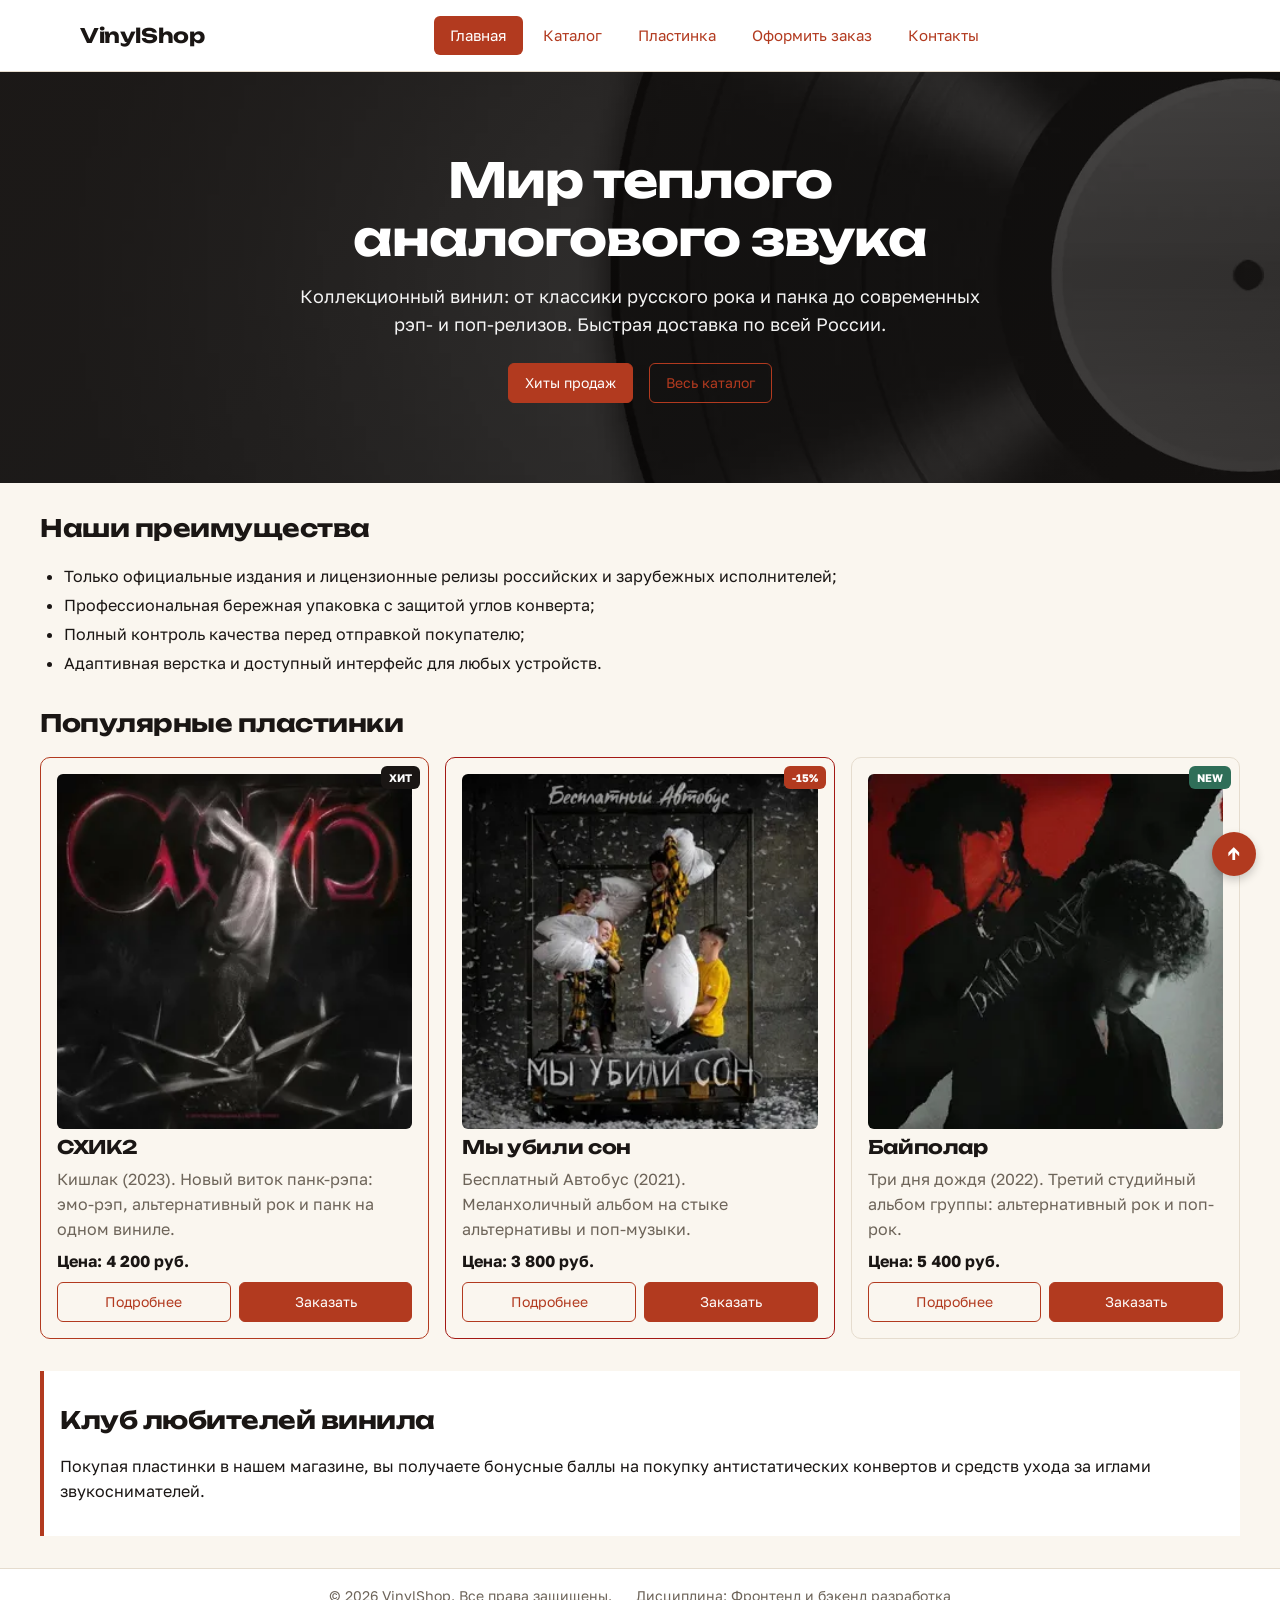
<file: index.html>
<!DOCTYPE html>
<html lang="ru">

<head>
    <meta charset="UTF-8">
    <meta name="viewport" content="width=device-width, initial-scale=1.0">
    <meta name="description"
        content="Магазин виниловых пластинок VinylShop. Коллекционные альбомы русских исполнителей: рок, панк, рэп и поп-музыка.">
    <meta property="og:type" content="website">
    <meta property="og:title" content="VinylShop — Магазин виниловых пластинок">
    <meta property="og:description"
        content="Купить виниловые пластинки с доставкой. Русский рок, панк, рэп и эстрада, а также современные релизы.">
    <meta property="og:image" content="images/album-1.webp">
    <title>VinylShop — Магазин виниловых пластинок</title>
    <link rel="preconnect" href="https://fonts.googleapis.com">
    <link rel="preconnect" href="https://fonts.gstatic.com" crossorigin>
    <link rel="preload" as="style"
        href="https://fonts.googleapis.com/css2?family=Golos+Text:wght@400;500;700&family=Unbounded:wght@600;800&display=swap">
    <link rel="stylesheet"
        href="https://fonts.googleapis.com/css2?family=Golos+Text:wght@400;500;700&family=Unbounded:wght@600;800&display=swap"
        media="print" onload="this.media='all'">
    <noscript>
        <link rel="stylesheet"
            href="https://fonts.googleapis.com/css2?family=Golos+Text:wght@400;500;700&family=Unbounded:wght@600;800&display=swap">
    </noscript>
    <link rel="stylesheet" href="css/style.css">
    <link rel="stylesheet" href="css/responsive.css">
    <script src="js/main.js" defer></script>
</head>

<body id="top">
    <!-- Ссылка пропуска к основному контенту для клавиатурной доступности -->
    <a class="skip-link" href="#main">Перейти к основному содержимому</a>

    <header class="site-header">
        <div class="site-header__inner">
            <a class="site-header__logo" href="index.html">VinylShop</a>
            <nav class="site-nav" aria-label="Основная навигация">
                <ul class="site-nav__list">
                    <li class="site-nav__item">
                        <a class="site-nav__link site-nav__link--active" href="index.html"
                            aria-current="page">Главная</a>
                    </li>
                    <li class="site-nav__item"><a class="site-nav__link" href="catalog.html">Каталог</a></li>
                    <li class="site-nav__item"><a class="site-nav__link" href="product1.html">Пластинка</a></li>
                    <li class="site-nav__item"><a class="site-nav__link" href="order.html">Оформить заказ</a></li>
                    <li class="site-nav__item"><a class="site-nav__link" href="contacts.html">Контакты</a></li>
                </ul>
            </nav>
        </div>
    </header>

    <main id="main">
        <section class="hero">
            <div class="hero__overlay"></div>
            <div class="hero__content">
                <h1 class="hero__title">Мир теплого аналогового звука</h1>
                <p class="hero__text">
                    Коллекционный винил: от классики русского рока и панка до современных рэп- и поп-релизов. Быстрая
                    доставка по всей России.
                </p>
                <div class="hero__actions">
                    <a class="button button--primary" href="#popular">Хиты продаж</a>
                    <a class="button button--secondary" href="catalog.html">Весь каталог</a>
                </div>
            </div>
        </section>

        <section class="section" id="advantages">
            <h2>Наши преимущества</h2>
            <ul class="advantages-list">
                <li>Только официальные издания и лицензионные релизы российских и зарубежных исполнителей;</li>
                <li>Профессиональная бережная упаковка с защитой углов конверта;</li>
                <li>Полный контроль качества перед отправкой покупателю;</li>
                <li>Адаптивная верстка и доступный интерфейс для любых устройств.</li>
            </ul>
        </section>

        <section class="section" id="popular">
            <h2>Популярные пластинки</h2>
            <div class="products-grid">
                <!-- Карточка 1 -->
                <article class="product-card product-card--featured">
                    <span class="product-card__badge product-card__badge--featured">Хит</span>
                    <div class="product-card__image-wrapper">
                        <img class="product-card__image" src="images/album-1.webp"
                            alt="Обложка виниловой пластинки Кишлак — СХИК2" loading="lazy" width="400" height="400">
                    </div>
                    <h3 class="product-card__title">СХИК2</h3>
                    <p class="product-card__description">Кишлак (2023). Новый виток панк-рэпа: эмо-рэп, альтернативный
                        рок и панк на одном виниле.</p>
                    <p class="product-card__price">Цена: 4 200 руб.</p>
                    <div class="product-card__actions">
                        <a class="button button--secondary" href="product1.html"
                            aria-label="Подробнее об альбоме Кишлак — СХИК2">Подробнее</a>
                        <button class="button button--primary product-card__button" type="button"
                            data-product="Кишлак — СХИК2">
                            Заказать
                        </button>
                    </div>
                </article>

                <!-- Карточка 2 -->
                <article class="product-card product-card--discount">
                    <span class="product-card__badge product-card__badge--discount">-15%</span>
                    <div class="product-card__image-wrapper">
                        <img class="product-card__image" src="images/album-2.webp"
                            alt="Обложка виниловой пластинки Бесплатный Автобус — Мы убили сон" loading="lazy"
                            width="400" height="400">
                    </div>
                    <h3 class="product-card__title">Мы убили сон</h3>
                    <p class="product-card__description">Бесплатный Автобус (2021). Меланхоличный альбом на стыке
                        альтернативы и поп-музыки.</p>
                    <p class="product-card__price">Цена: 3 800 руб.</p>
                    <div class="product-card__actions">
                        <a class="button button--secondary" href="product2.html"
                            aria-label="Подробнее об альбоме Бесплатный Автобус — Мы убили сон">Подробнее</a>
                        <button class="button button--primary product-card__button" type="button"
                            data-product="Бесплатный Автобус — Мы убили сон">
                            Заказать
                        </button>
                    </div>
                </article>

                <!-- Карточка 3 -->
                <article class="product-card">
                    <span class="product-card__badge product-card__badge--new">New</span>
                    <div class="product-card__image-wrapper">
                        <img class="product-card__image" src="images/album-3.webp"
                            alt="Обложка виниловой пластинки Три дня дождя — Байполар" loading="lazy" width="400"
                            height="400">
                    </div>
                    <h3 class="product-card__title">Байполар</h3>
                    <p class="product-card__description">Три дня дождя (2022). Третий студийный альбом группы:
                        альтернативный рок и поп-рок.</p>
                    <p class="product-card__price">Цена: 5 400 руб.</p>
                    <div class="product-card__actions">
                        <a class="button button--secondary" href="product3.html"
                            aria-label="Подробнее об альбоме Три дня дождя — Байполар">Подробнее</a>
                        <button class="button button--primary product-card__button" type="button"
                            data-product="Три дня дождя — Байполар">
                            Заказать
                        </button>
                    </div>
                </article>
            </div>
        </section>

        <aside class="aside-info">
            <h2>Клуб любителей винила</h2>
            <p>
                Покупая пластинки в нашем магазине, вы получаете бонусные баллы на покупку антистатических конвертов и
                средств ухода за иглами звукоснимателей.
            </p>
        </aside>
    </main>

    <footer class="site-footer" id="contacts">
        <p>&copy; 2026 VinylShop. Все права защищены.</p>
        <p>Дисциплина: Фронтенд и бэкенд разработка</p>
    </footer>

    <!-- Модальное окно быстрого заказа -->
    <dialog class="order-dialog" id="order-dialog" aria-labelledby="order-dialog-title">
        <h2 class="order-dialog__title" id="order-dialog-title">Быстрое оформление заказа</h2>
        <form class="order-form" id="order-form" action="#" method="post" novalidate>
            <input id="selected-product" name="selected-product" type="hidden">

            <div class="order-form__field">
                <label class="order-form__label" for="order-name">Имя</label>
                <input class="order-form__input" id="order-name" name="name" type="text" placeholder="Введите ваше имя"
                    minlength="2" autocomplete="given-name" required>
            </div>

            <div class="order-form__field">
                <label class="order-form__label" for="order-email">E-mail</label>
                <input class="order-form__input" id="order-email" name="email" type="email"
                    placeholder="example@mail.ru" autocomplete="email" required>
            </div>

            <div class="order-form__field">
                <label class="order-form__label" for="order-phone">Телефон</label>
                <input class="order-form__input" id="order-phone" name="phone" type="tel" inputmode="tel"
                    placeholder="+7 (900) 000-00-00" pattern="^\+7 \(\d{3}\) \d{3}-\d{2}-\d{2}$" required
                    aria-describedby="order-phone-help">
                <small class="order-form__help" id="order-phone-help">Формат: +7 (900) 000-00-00</small>
            </div>

            <div class="order-form__field">
                <label class="order-form__label" for="order-topic">Тип заказа</label>
                <select class="order-form__select" id="order-topic" name="topic" required>
                    <option value="">Выберите категорию</option>
                    <option value="vinyl">Виниловая пластинка</option>
                    <option value="turntable">Проигрыватель</option>
                    <option value="accessories">Аксессуары и уход</option>
                </select>
            </div>

            <div class="order-form__field">
                <label class="order-form__label" for="order-comment">Комментарий к доставке</label>
                <textarea class="order-form__textarea" id="order-comment" name="comment" rows="3"
                    placeholder="Адрес доставки или пожелания"></textarea>
            </div>

            <div class="order-form__field order-form__field--checkbox">
                <label class="order-form__checkbox-label">
                    <input class="order-form__checkbox" id="order-agreement" name="agreement" type="checkbox" required>
                    Я согласен на обработку персональных данных
                </label>
            </div>

            <div class="order-form__actions">
                <button class="button button--secondary" type="button" id="close-order-dialog"
                    aria-label="Закрыть модальное окно">Закрыть</button>
                <button class="button button--primary" type="submit">Подтвердить заказ</button>
            </div>
        </form>
    </dialog>

    <p class="success-message" id="success-message" role="status" hidden>
        Заявка успешно оформлена! Наш консультант свяжется с вами для уточнения деталей.
    </p>

    <a class="scroll-top-button" href="#top" aria-label="Вернуться в начало страницы">&#8593;</a>
</body>

</html>
</file>
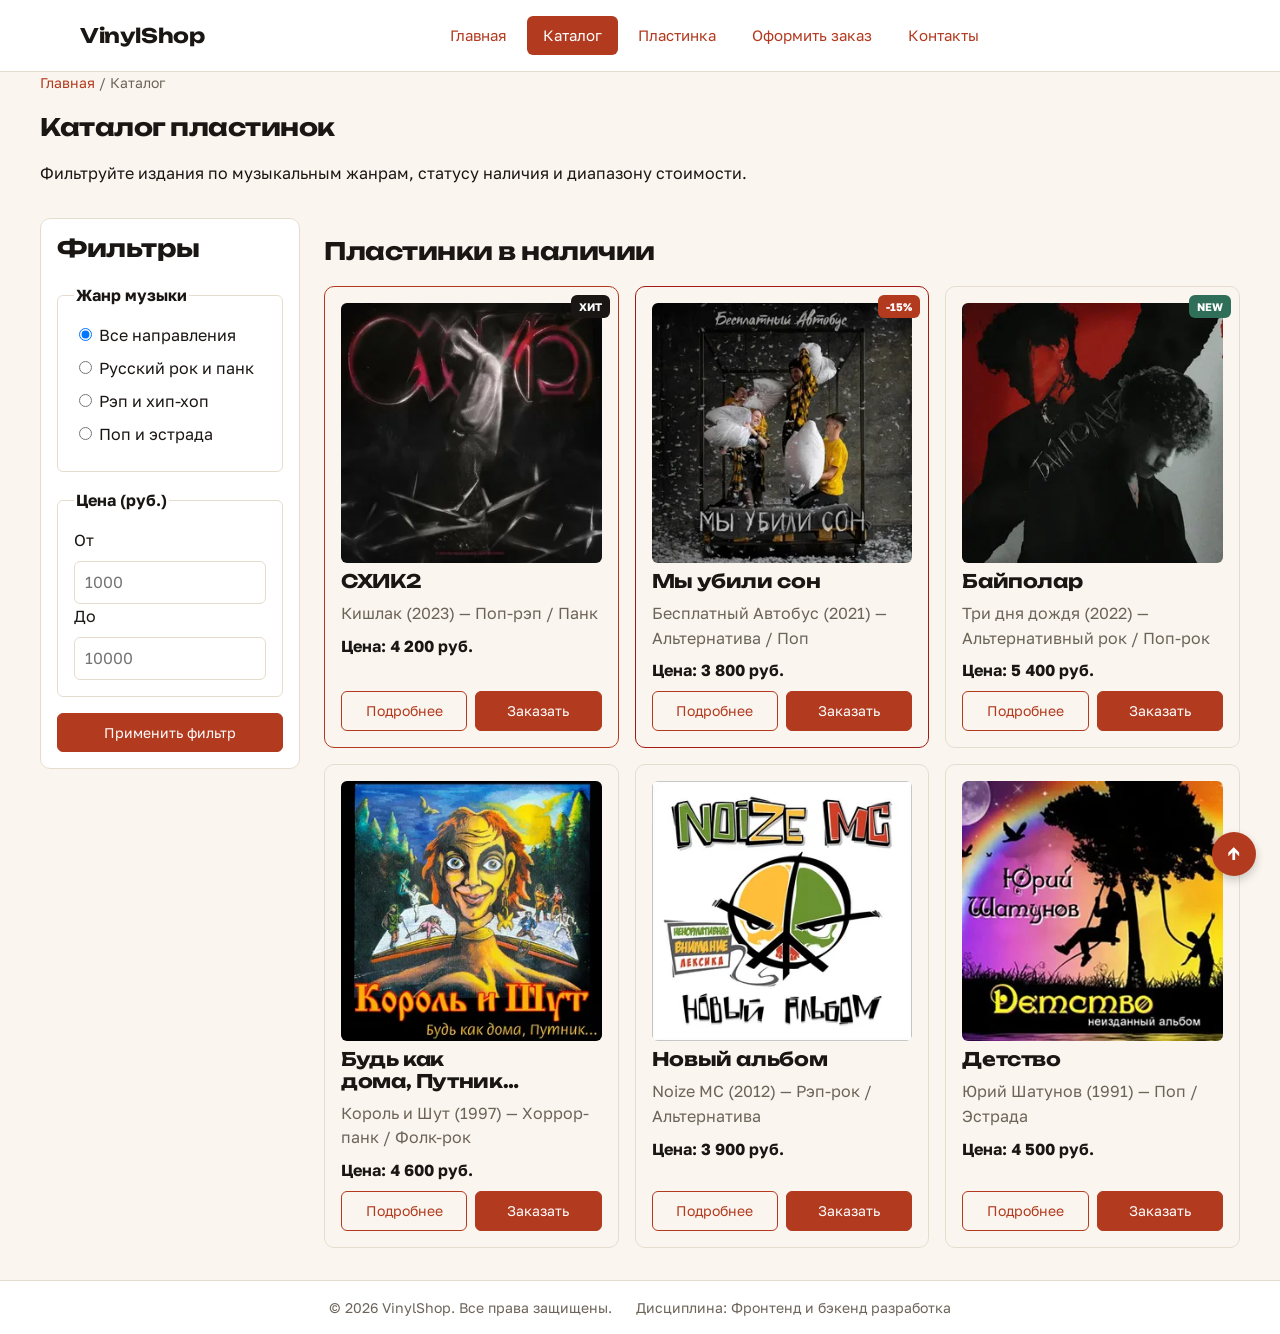
<file: catalog.html>
<!DOCTYPE html>
<html lang="ru">

<head>
    <meta charset="UTF-8">
    <meta name="viewport" content="width=device-width, initial-scale=1.0">
    <meta name="description" content="Каталог виниловых пластинок магазина VinylShop. Фильтры по жанрам и ценам.">
    <meta property="og:type" content="website">
    <meta property="og:title" content="Каталог винила — VinylShop">
    <meta property="og:description" content="Выбирайте пластинки любимых исполнителей в каталоге VinylShop.">
    <title>Каталог винила — VinylShop</title>
    <link rel="preconnect" href="https://fonts.googleapis.com">
    <link rel="preconnect" href="https://fonts.gstatic.com" crossorigin>
    <link rel="preload" as="style"
        href="https://fonts.googleapis.com/css2?family=Golos+Text:wght@400;500;700&family=Unbounded:wght@600;800&display=swap">
    <link rel="stylesheet"
        href="https://fonts.googleapis.com/css2?family=Golos+Text:wght@400;500;700&family=Unbounded:wght@600;800&display=swap"
        media="print" onload="this.media='all'">
    <noscript>
        <link rel="stylesheet"
            href="https://fonts.googleapis.com/css2?family=Golos+Text:wght@400;500;700&family=Unbounded:wght@600;800&display=swap">
    </noscript>
    <link rel="stylesheet" href="css/style.css">
    <link rel="stylesheet" href="css/responsive.css">
    <script src="js/main.js" defer></script>
</head>

<body id="top">
    <a class="skip-link" href="#main">Перейти к основному содержимому</a>

    <header class="site-header">
        <div class="site-header__inner">
            <a class="site-header__logo" href="index.html">VinylShop</a>
            <nav class="site-nav" aria-label="Основная навигация">
                <ul class="site-nav__list">
                    <li class="site-nav__item"><a class="site-nav__link" href="index.html">Главная</a></li>
                    <li class="site-nav__item"><a class="site-nav__link site-nav__link--active" href="catalog.html"
                            aria-current="page">Каталог</a></li>
                    <li class="site-nav__item"><a class="site-nav__link" href="product1.html">Пластинка</a></li>
                    <li class="site-nav__item"><a class="site-nav__link" href="order.html">Оформить заказ</a></li>
                    <li class="site-nav__item"><a class="site-nav__link" href="contacts.html">Контакты</a></li>
                </ul>
            </nav>
        </div>
    </header>

    <main id="main">
        <nav class="breadcrumbs" aria-label="Хлебные крошки">
            <a class="breadcrumbs__link" href="index.html">Главная</a>
            <span class="breadcrumbs__current">Каталог</span>
        </nav>

        <section class="section">
            <h1>Каталог пластинок</h1>
            <p>Фильтруйте издания по музыкальным жанрам, статусу наличия и диапазону стоимости.</p>
        </section>

        <section class="catalog-layout">
            <aside class="catalog-filters">
                <h2 class="catalog-filters__title">Фильтры</h2>
                <form class="filters-form" action="#" method="get">
                    <fieldset class="filters-form__group">
                        <legend class="filters-form__legend">Жанр музыки</legend>
                        <!-- Радиокнопки: выбор жанра взаимоисключающий,
                             «Все направления» не может конфликтовать с конкретным жанром -->
                        <label class="filters-form__label">
                            <input class="filters-form__radio" type="radio" name="genre" value="all" checked>
                            Все направления
                        </label>
                        <label class="filters-form__label">
                            <input class="filters-form__radio" type="radio" name="genre" value="russian-rock">
                            Русский рок и панк
                        </label>
                        <label class="filters-form__label">
                            <input class="filters-form__radio" type="radio" name="genre" value="rap">
                            Рэп и хип-хоп
                        </label>
                        <label class="filters-form__label">
                            <input class="filters-form__radio" type="radio" name="genre" value="pop">
                            Поп и эстрада
                        </label>
                    </fieldset>

                    <fieldset class="filters-form__group">
                        <legend class="filters-form__legend">Цена (руб.)</legend>
                        <label class="filters-form__label" for="price-from">От</label>
                        <input class="filters-form__input" id="price-from" name="price-from" type="number" min="0"
                            placeholder="1000">

                        <label class="filters-form__label" for="price-to">До</label>
                        <input class="filters-form__input" id="price-to" name="price-to" type="number" min="0"
                            placeholder="10000">
                    </fieldset>

                    <button class="button button--primary" type="submit">Применить фильтр</button>
                </form>
            </aside>

            <section class="catalog-products">
                <h2>Пластинки в наличии</h2>
                <div class="products-grid">
                    <!-- Товар 1 -->
                    <article class="product-card product-card--featured">
                        <span class="product-card__badge product-card__badge--featured">Хит</span>
                        <div class="product-card__image-wrapper">
                            <img class="product-card__image" src="images/album-1.webp"
                                alt="Обложка альбома Кишлак — СХИК2" loading="lazy" width="400" height="400">
                        </div>
                        <h3 class="product-card__title">СХИК2</h3>
                        <p class="product-card__description">Кишлак (2023) — Поп-рэп / Панк</p>
                        <p class="product-card__price">Цена: 4 200 руб.</p>
                        <div class="product-card__actions">
                            <a class="button button--secondary" href="product1.html"
                                aria-label="Подробнее об альбоме Кишлак — СХИК2">Подробнее</a>
                            <button class="button button--primary product-card__button" type="button"
                                data-product="Кишлак — СХИК2">
                                Заказать
                            </button>
                        </div>
                    </article>

                    <!-- Товар 2 -->
                    <article class="product-card product-card--discount">
                        <span class="product-card__badge product-card__badge--discount">-15%</span>
                        <div class="product-card__image-wrapper">
                            <img class="product-card__image" src="images/album-2.webp"
                                alt="Обложка альбома Бесплатный Автобус — Мы убили сон" loading="lazy" width="400"
                                height="400">
                        </div>
                        <h3 class="product-card__title">Мы убили сон</h3>
                        <p class="product-card__description">Бесплатный Автобус (2021) — Альтернатива / Поп</p>
                        <p class="product-card__price">Цена: 3 800 руб.</p>
                        <div class="product-card__actions">
                            <a class="button button--secondary" href="product2.html"
                                aria-label="Подробнее об альбоме Бесплатный Автобус — Мы убили сон">Подробнее</a>
                            <button class="button button--primary product-card__button" type="button"
                                data-product="Бесплатный Автобус — Мы убили сон">
                                Заказать
                            </button>
                        </div>
                    </article>

                    <!-- Товар 3 -->
                    <article class="product-card">
                        <span class="product-card__badge product-card__badge--new">New</span>
                        <div class="product-card__image-wrapper">
                            <img class="product-card__image" src="images/album-3.webp"
                                alt="Обложка альбома Три дня дождя — Байполар" loading="lazy" width="400" height="400">
                        </div>
                        <h3 class="product-card__title">Байполар</h3>
                        <p class="product-card__description">Три дня дождя (2022) — Альтернативный рок / Поп-рок</p>
                        <p class="product-card__price">Цена: 5 400 руб.</p>
                        <div class="product-card__actions">
                            <a class="button button--secondary" href="product3.html"
                                aria-label="Подробнее об альбоме Три дня дождя — Байполар">Подробнее</a>
                            <button class="button button--primary product-card__button" type="button"
                                data-product="Три дня дождя — Байполар">
                                Заказать
                            </button>
                        </div>
                    </article>

                    <!-- Товар 4 -->
                    <article class="product-card">
                        <div class="product-card__image-wrapper">
                            <img class="product-card__image" src="images/album-4.webp"
                                alt="Обложка альбома Король и Шут — Будь как дома, Путник…" loading="lazy" width="400"
                                height="400">
                        </div>
                        <h3 class="product-card__title">Будь как дома, Путник…</h3>
                        <p class="product-card__description">Король и Шут (1997) — Хоррор-панк / Фолк-рок</p>
                        <p class="product-card__price">Цена: 4 600 руб.</p>
                        <div class="product-card__actions">
                            <a class="button button--secondary" href="product4.html"
                                aria-label="Подробнее об альбоме Король и Шут — Будь как дома, Путник…">Подробнее</a>
                            <button class="button button--primary product-card__button" type="button"
                                data-product="Король и Шут — Будь как дома, Путник…">
                                Заказать
                            </button>
                        </div>
                    </article>

                    <!-- Товар 5 -->
                    <article class="product-card">
                        <div class="product-card__image-wrapper">
                            <img class="product-card__image" src="images/album-5.webp"
                                alt="Обложка альбома Noize MC — Новый альбом" loading="lazy" width="400" height="400">
                        </div>
                        <h3 class="product-card__title">Новый альбом</h3>
                        <p class="product-card__description">Noize MC (2012) — Рэп-рок / Альтернатива</p>
                        <p class="product-card__price">Цена: 3 900 руб.</p>
                        <div class="product-card__actions">
                            <a class="button button--secondary" href="product5.html"
                                aria-label="Подробнее об альбоме Noize MC — Новый альбом">Подробнее</a>
                            <button class="button button--primary product-card__button" type="button"
                                data-product="Noize MC — Новый альбом">
                                Заказать
                            </button>
                        </div>
                    </article>

                    <!-- Товар 6 -->
                    <article class="product-card">
                        <div class="product-card__image-wrapper">
                            <img class="product-card__image" src="images/album-6.webp"
                                alt="Обложка альбома Юрия Шатунова — Детство" loading="lazy" width="400" height="400">
                        </div>
                        <h3 class="product-card__title">Детство</h3>
                        <p class="product-card__description">Юрий Шатунов (1991) — Поп / Эстрада</p>
                        <p class="product-card__price">Цена: 4 500 руб.</p>
                        <div class="product-card__actions">
                            <a class="button button--secondary" href="product6.html"
                                aria-label="Подробнее об альбоме Юрия Шатунова — Детство">Подробнее</a>
                            <button class="button button--primary product-card__button" type="button"
                                data-product="Юрий Шатунов — Детство">
                                Заказать
                            </button>
                        </div>
                    </article>
                </div>
            </section>
        </section>
    </main>

    <footer class="site-footer">
        <p>&copy; 2026 VinylShop. Все права защищены.</p>
        <p>Дисциплина: Фронтенд и бэкенд разработка</p>
    </footer>

    <!-- Модальное окно -->
    <dialog class="order-dialog" id="order-dialog" aria-labelledby="order-dialog-title">
        <h2 class="order-dialog__title" id="order-dialog-title">Быстрое оформление заказа</h2>
        <form class="order-form" id="order-form" action="#" method="post" novalidate>
            <input id="selected-product" name="selected-product" type="hidden">

            <div class="order-form__field">
                <label class="order-form__label" for="catalog-order-name">Имя</label>
                <input class="order-form__input" id="catalog-order-name" name="name" type="text"
                    placeholder="Введите ваше имя" minlength="2" autocomplete="given-name" required>
            </div>

            <div class="order-form__field">
                <label class="order-form__label" for="catalog-order-email">E-mail</label>
                <input class="order-form__input" id="catalog-order-email" name="email" type="email"
                    placeholder="example@mail.ru" autocomplete="email" required>
            </div>

            <div class="order-form__field">
                <label class="order-form__label" for="catalog-order-phone">Телефон</label>
                <input class="order-form__input" id="catalog-order-phone" name="phone" type="tel" inputmode="tel"
                    placeholder="+7 (900) 000-00-00" pattern="^\+7 \(\d{3}\) \d{3}-\d{2}-\d{2}$" required
                    aria-describedby="catalog-order-phone-help">
                <small class="order-form__help" id="catalog-order-phone-help">Формат: +7 (900) 000-00-00</small>
            </div>

            <div class="order-form__field order-form__field--checkbox">
                <label class="order-form__checkbox-label">
                    <input class="order-form__checkbox" id="catalog-order-agreement" name="agreement" type="checkbox"
                        required>
                    Я согласен на обработку персональных данных
                </label>
            </div>

            <div class="order-form__actions">
                <button class="button button--secondary" type="button" id="close-order-dialog"
                    aria-label="Закрыть модальное окно">Закрыть</button>
                <button class="button button--primary" type="submit">Отправить заявку</button>
            </div>
        </form>
    </dialog>

    <p class="success-message" id="success-message" role="status" hidden>
        Заявка успешно оформлена!
    </p>

    <a class="scroll-top-button" href="#top" aria-label="Вернуться в начало страницы">&#8593;</a>
</body>

</html>
</file>
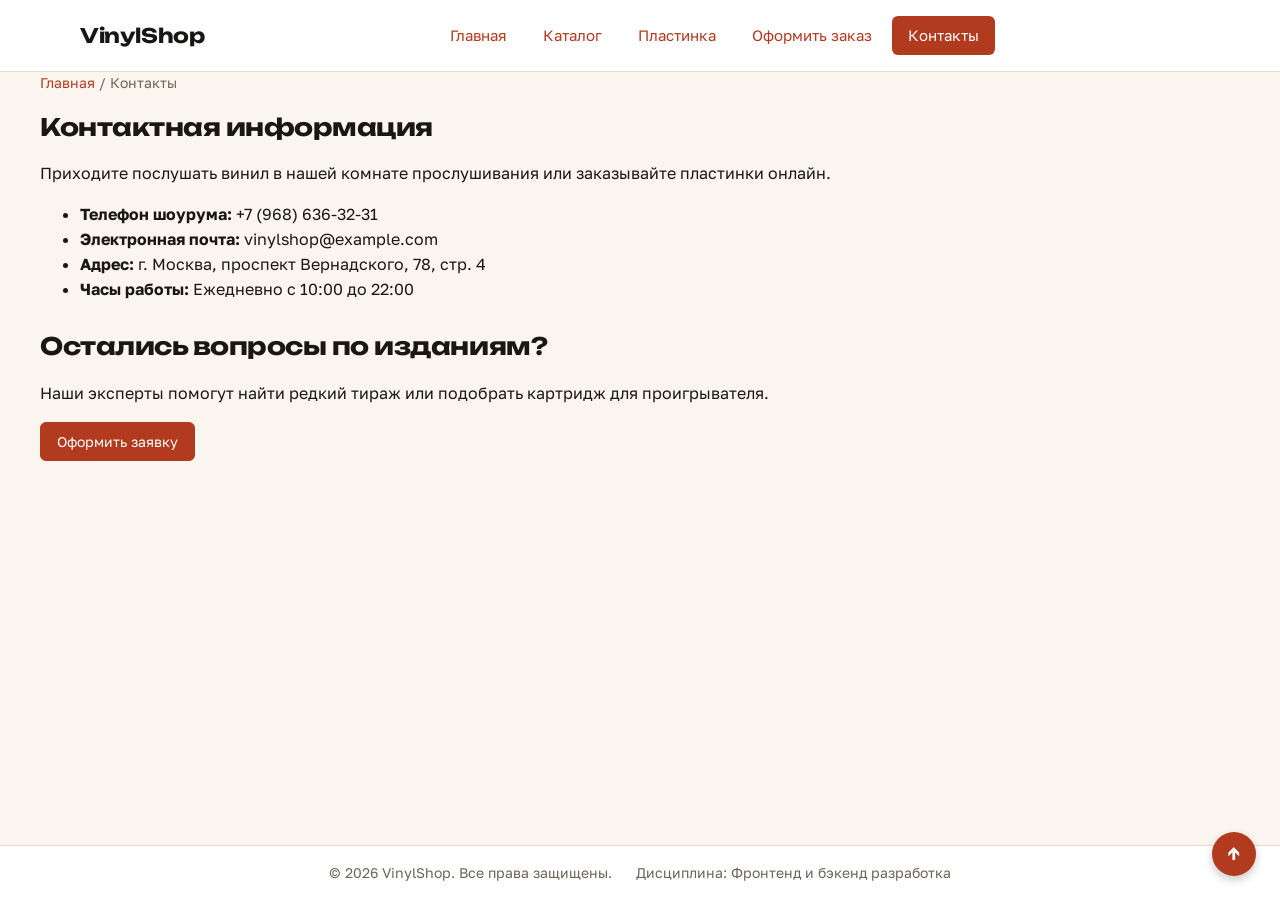
<file: contacts.html>
<!DOCTYPE html>
<html lang="ru">

<head>
    <meta charset="UTF-8">
    <meta name="viewport" content="width=device-width, initial-scale=1.0">
    <meta name="description"
        content="Контакты магазина виниловых пластинок VinylShop. Адрес шоурума, телефон и график работы.">
    <meta property="og:type" content="website">
    <meta property="og:title" content="Контакты — VinylShop">
    <meta property="og:description" content="Адрес шоурума VinylShop в Москве и контакты для связи.">
    <title>Контакты — VinylShop</title>
    <link rel="preconnect" href="https://fonts.googleapis.com">
    <link rel="preconnect" href="https://fonts.gstatic.com" crossorigin>
    <link rel="preload" as="style"
        href="https://fonts.googleapis.com/css2?family=Golos+Text:wght@400;500;700&family=Unbounded:wght@600;800&display=swap">
    <link rel="stylesheet"
        href="https://fonts.googleapis.com/css2?family=Golos+Text:wght@400;500;700&family=Unbounded:wght@600;800&display=swap"
        media="print" onload="this.media='all'">
    <noscript>
        <link rel="stylesheet"
            href="https://fonts.googleapis.com/css2?family=Golos+Text:wght@400;500;700&family=Unbounded:wght@600;800&display=swap">
    </noscript>
    <link rel="stylesheet" href="css/style.css">
    <link rel="stylesheet" href="css/responsive.css">
</head>

<body id="top">
    <a class="skip-link" href="#main">Перейти к основному содержимому</a>

    <header class="site-header">
        <div class="site-header__inner">
            <a class="site-header__logo" href="index.html">VinylShop</a>
            <nav class="site-nav" aria-label="Основная навигация">
                <ul class="site-nav__list">
                    <li class="site-nav__item"><a class="site-nav__link" href="index.html">Главная</a></li>
                    <li class="site-nav__item"><a class="site-nav__link" href="catalog.html">Каталог</a></li>
                    <li class="site-nav__item"><a class="site-nav__link" href="product1.html">Пластинка</a></li>
                    <li class="site-nav__item"><a class="site-nav__link" href="order.html">Оформить заказ</a></li>
                    <li class="site-nav__item"><a class="site-nav__link site-nav__link--active" href="contacts.html"
                            aria-current="page">Контакты</a></li>
                </ul>
            </nav>
        </div>
    </header>

    <main id="main">
        <nav class="breadcrumbs" aria-label="Хлебные крошки">
            <a class="breadcrumbs__link" href="index.html">Главная</a>
            <span class="breadcrumbs__current">Контакты</span>
        </nav>

        <section class="section contacts-info">
            <h1>Контактная информация</h1>
            <p>Приходите послушать винил в нашей комнате прослушивания или заказывайте пластинки онлайн.</p>

            <ul class="contacts-info__list">
                <li class="contacts-info__item"><strong>Телефон шоурума:</strong> +7 (968) 636-32-31</li>
                <li class="contacts-info__item"><strong>Электронная почта:</strong> vinylshop@example.com</li>
                <li class="contacts-info__item"><strong>Адрес:</strong> г. Москва, проспект Вернадского, 78, стр. 4</li>
                <li class="contacts-info__item"><strong>Часы работы:</strong> Ежедневно с 10:00 до 22:00</li>
            </ul>
        </section>

        <section class="section" id="feedback">
            <h2>Остались вопросы по изданиям?</h2>
            <p>
                Наши эксперты помогут найти редкий тираж или подобрать картридж для проигрывателя.
            </p>
            <a class="button button--primary" href="order.html">Оформить заявку</a>
        </section>
    </main>

    <footer class="site-footer">
        <p>&copy; 2026 VinylShop. Все права защищены.</p>
        <p>Дисциплина: Фронтенд и бэкенд разработка</p>
    </footer>

    <a class="scroll-top-button" href="#top" aria-label="Вернуться в начало страницы">&#8593;</a>
</body>

</html>
</file>
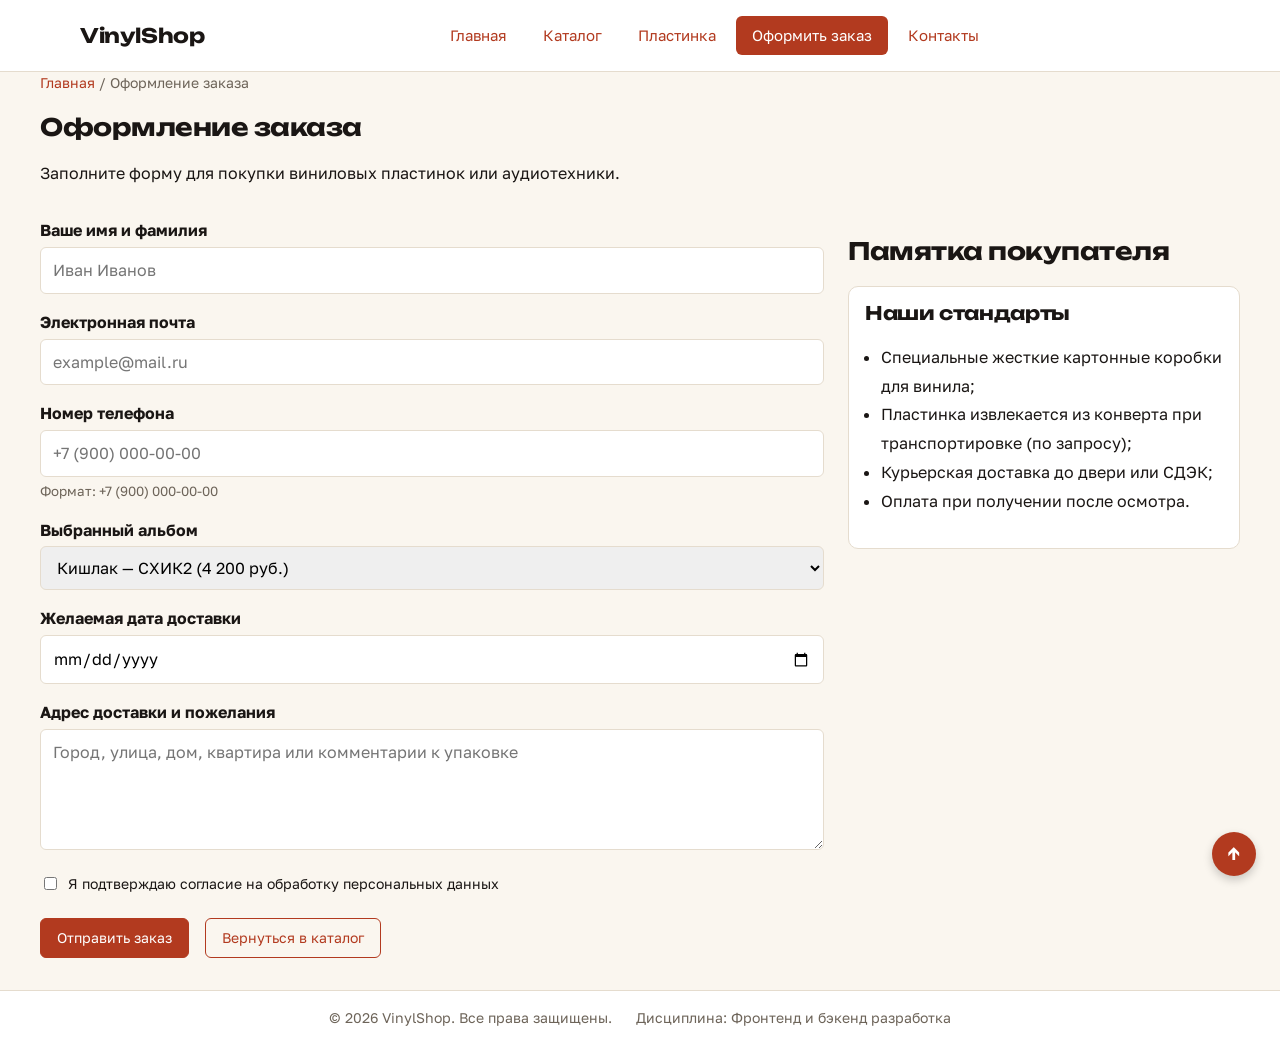
<file: order.html>
<!DOCTYPE html>
<html lang="ru">

<head>
    <meta charset="UTF-8">
    <meta name="viewport" content="width=device-width, initial-scale=1.0">
    <meta name="description"
        content="Оформление заказа виниловых пластинок в интернет-магазине VinylShop. Быстрая доставка и бережная упаковка.">
    <meta property="og:type" content="website">
    <meta property="og:title" content="Оформление заказа — VinylShop">
    <meta property="og:description" content="Заполните форму заказа виниловых пластинок и аксессуаров.">
    <title>Оформление заказа — VinylShop</title>
    <link rel="preconnect" href="https://fonts.googleapis.com">
    <link rel="preconnect" href="https://fonts.gstatic.com" crossorigin>
    <link rel="preload" as="style"
        href="https://fonts.googleapis.com/css2?family=Golos+Text:wght@400;500;700&family=Unbounded:wght@600;800&display=swap">
    <link rel="stylesheet"
        href="https://fonts.googleapis.com/css2?family=Golos+Text:wght@400;500;700&family=Unbounded:wght@600;800&display=swap"
        media="print" onload="this.media='all'">
    <noscript>
        <link rel="stylesheet"
            href="https://fonts.googleapis.com/css2?family=Golos+Text:wght@400;500;700&family=Unbounded:wght@600;800&display=swap">
    </noscript>
    <link rel="stylesheet" href="css/style.css">
    <link rel="stylesheet" href="css/responsive.css">
    <script src="js/main.js" defer></script>
</head>

<body id="top">
    <a class="skip-link" href="#main">Перейти к основному содержимому</a>

    <header class="site-header">
        <div class="site-header__inner">
            <a class="site-header__logo" href="index.html">VinylShop</a>
            <nav class="site-nav" aria-label="Основная навигация">
                <ul class="site-nav__list">
                    <li class="site-nav__item"><a class="site-nav__link" href="index.html">Главная</a></li>
                    <li class="site-nav__item"><a class="site-nav__link" href="catalog.html">Каталог</a></li>
                    <li class="site-nav__item"><a class="site-nav__link" href="product1.html">Пластинка</a></li>
                    <li class="site-nav__item"><a class="site-nav__link site-nav__link--active" href="order.html"
                            aria-current="page">Оформить заказ</a></li>
                    <li class="site-nav__item"><a class="site-nav__link" href="contacts.html">Контакты</a></li>
                </ul>
            </nav>
        </div>
    </header>

    <main id="main">
        <nav class="breadcrumbs" aria-label="Хлебные крошки">
            <a class="breadcrumbs__link" href="index.html">Главная</a>
            <span class="breadcrumbs__current">Оформление заказа</span>
        </nav>

        <section class="section">
            <h1>Оформление заказа</h1>
            <p>Заполните форму для покупки виниловых пластинок или аудиотехники.</p>
        </section>

        <div class="order-layout">
            <section class="order-layout__main">
                <form class="order-form" id="page-order-form" action="#" method="post" novalidate>
                    <div class="order-form__field">
                        <label class="order-form__label" for="page-order-name">Ваше имя и фамилия</label>
                        <input class="order-form__input" id="page-order-name" name="name" type="text"
                            placeholder="Иван Иванов" minlength="2" autocomplete="name" required>
                    </div>

                    <div class="order-form__field">
                        <label class="order-form__label" for="page-order-email">Электронная почта</label>
                        <input class="order-form__input" id="page-order-email" name="email" type="email"
                            placeholder="example@mail.ru" autocomplete="email" required>
                    </div>

                    <div class="order-form__field">
                        <label class="order-form__label" for="page-order-phone">Номер телефона</label>
                        <input class="order-form__input" id="page-order-phone" name="phone" type="tel" inputmode="tel"
                            placeholder="+7 (900) 000-00-00" pattern="^\+7 \(\d{3}\) \d{3}-\d{2}-\d{2}$" required
                            aria-describedby="page-order-phone-help">
                        <small class="order-form__help" id="page-order-phone-help">Формат: +7 (900) 000-00-00</small>
                    </div>

                    <div class="order-form__field">
                        <label class="order-form__label" for="page-order-product">Выбранный альбом</label>
                        <select class="order-form__select" id="page-order-product" name="product" required>
                            <option value="">Выберите позицию</option>
                            <option value="kishlak" selected>Кишлак — СХИК2 (4 200 руб.)</option>
                            <option value="free-bus">Бесплатный Автобус — Мы убили сон (3 800 руб.)</option>
                            <option value="three-days-rain">Три дня дождя — Байполар (5 400 руб.)</option>
                            <option value="korol-i-shut">Король и Шут — Будь как дома, Путник… (4 600 руб.)</option>
                            <option value="noize-mc">Noize MC — Новый альбом (3 900 руб.)</option>
                            <option value="yuri-shatunov">Юрий Шатунов — Детство (4 500 руб.)</option>
                        </select>
                    </div>

                    <div class="order-form__field">
                        <label class="order-form__label" for="page-order-date">Желаемая дата доставки</label>
                        <input class="order-form__input" id="page-order-date" name="date" type="date">
                    </div>

                    <div class="order-form__field">
                        <label class="order-form__label" for="page-order-comment">Адрес доставки и пожелания</label>
                        <textarea class="order-form__textarea" id="page-order-comment" name="comment" rows="4"
                            placeholder="Город, улица, дом, квартира или комментарии к упаковке"></textarea>
                    </div>

                    <div class="order-form__field order-form__field--checkbox">
                        <label class="order-form__checkbox-label">
                            <input class="order-form__checkbox" id="page-order-agreement" name="agreement"
                                type="checkbox" required>
                            Я подтверждаю согласие на обработку персональных данных
                        </label>
                    </div>

                    <div class="order-form__actions">
                        <button class="button button--primary" type="submit">Отправить заказ</button>
                        <a class="button button--secondary" href="catalog.html">Вернуться в каталог</a>
                    </div>
                </form>
            </section>

            <aside class="order-layout__sidebar">
                <h2>Памятка покупателя</h2>
                <div class="order-summary-card">
                    <h3 class="order-summary-card__title">Наши стандарты</h3>
                    <ul class="order-summary-card__list">
                        <li>Специальные жесткие картонные коробки для винила;</li>
                        <li>Пластинка извлекается из конверта при транспортировке (по запросу);</li>
                        <li>Курьерская доставка до двери или СДЭК;</li>
                        <li>Оплата при получении после осмотра.</li>
                    </ul>
                </div>
            </aside>
        </div>

        <p class="success-message" id="page-success-message" role="status" hidden>
            Ваш заказ успешно принят! Номер отправления поступит в SMS и на e-mail.
        </p>
    </main>

    <footer class="site-footer">
        <p>&copy; 2026 VinylShop. Все права защищены.</p>
        <p>Дисциплина: Фронтенд и бэкенд разработка</p>
    </footer>

    <a class="scroll-top-button" href="#top" aria-label="Вернуться в начало страницы">&#8593;</a>
</body>

</html>
</file>
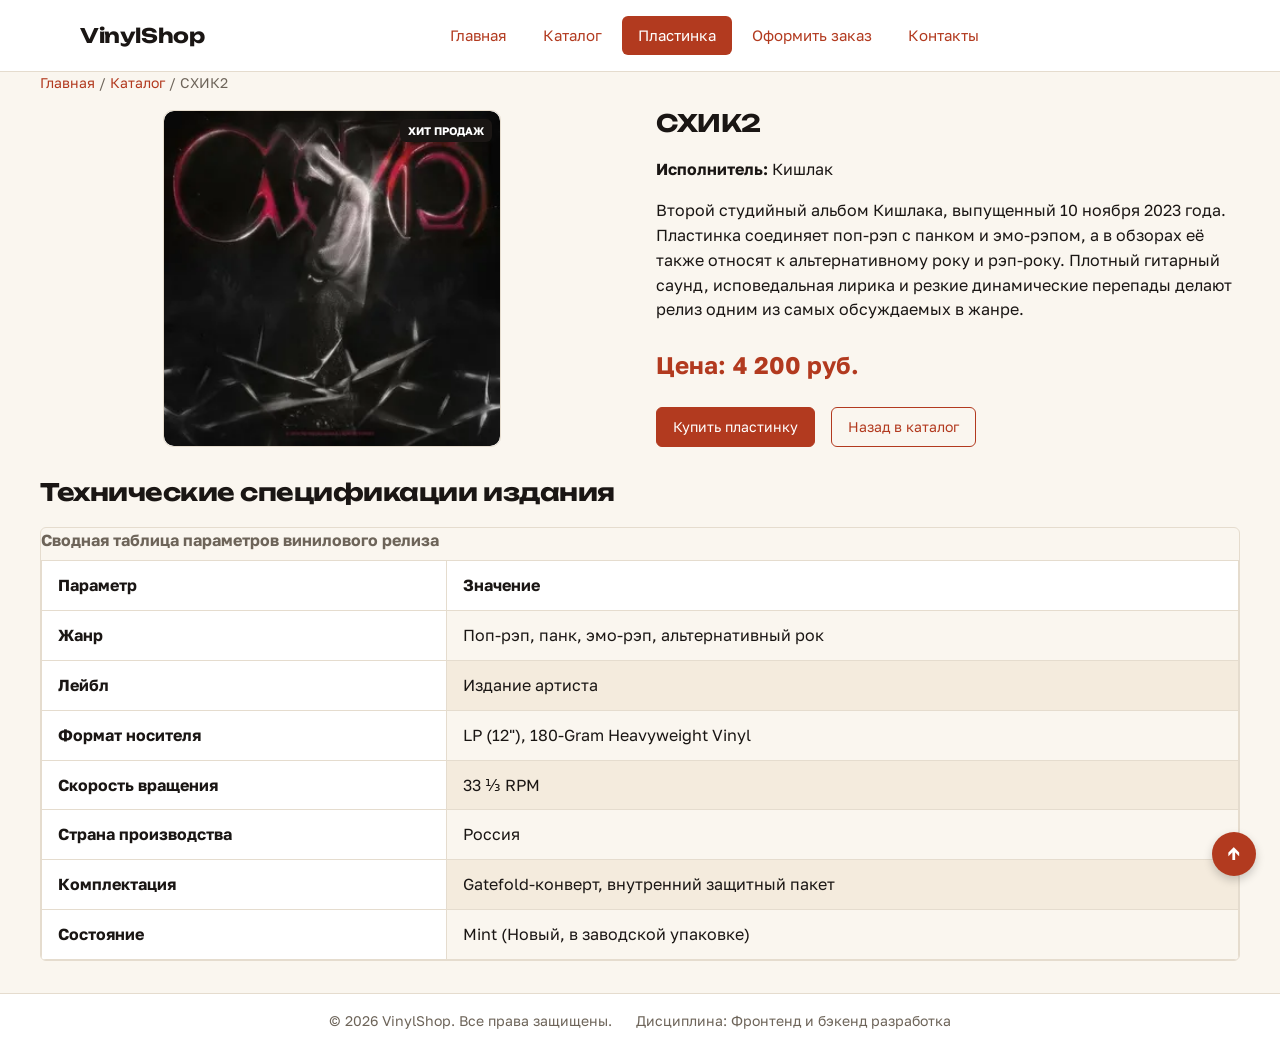
<file: product1.html>
<!DOCTYPE html>
<html lang="ru">

<head>
    <meta charset="UTF-8">
    <meta name="viewport" content="width=device-width, initial-scale=1.0">
    <meta name="description"
        content="Пластинка Кишлак — СХИК2 (2023) в интернет-магазине VinylShop. Спецификации и характеристики издания.">
    <meta property="og:type" content="website">
    <meta property="og:title" content="Кишлак — СХИК2 | VinylShop">
    <meta property="og:description"
        content="Подробная информация о релизе, жанры и технические параметры винилового издания.">
    <meta property="og:image" content="images/album-1.webp">
    <title>Кишлак — СХИК2 | VinylShop</title>
    <link rel="preconnect" href="https://fonts.googleapis.com">
    <link rel="preconnect" href="https://fonts.gstatic.com" crossorigin>
    <link rel="preload" as="style"
        href="https://fonts.googleapis.com/css2?family=Golos+Text:wght@400;500;700&family=Unbounded:wght@600;800&display=swap">
    <link rel="stylesheet"
        href="https://fonts.googleapis.com/css2?family=Golos+Text:wght@400;500;700&family=Unbounded:wght@600;800&display=swap"
        media="print" onload="this.media='all'">
    <noscript>
        <link rel="stylesheet"
            href="https://fonts.googleapis.com/css2?family=Golos+Text:wght@400;500;700&family=Unbounded:wght@600;800&display=swap">
    </noscript>
    <link rel="stylesheet" href="css/style.css">
    <link rel="stylesheet" href="css/responsive.css">
</head>

<body id="top">
    <a class="skip-link" href="#main">Перейти к основному содержимому</a>

    <header class="site-header">
        <div class="site-header__inner">
            <a class="site-header__logo" href="index.html">VinylShop</a>
            <nav class="site-nav" aria-label="Основная навигация">
                <ul class="site-nav__list">
                    <li class="site-nav__item"><a class="site-nav__link" href="index.html">Главная</a></li>
                    <li class="site-nav__item"><a class="site-nav__link" href="catalog.html">Каталог</a></li>
                    <li class="site-nav__item"><a class="site-nav__link site-nav__link--active" href="product1.html"
                            aria-current="page">Пластинка</a></li>
                    <li class="site-nav__item"><a class="site-nav__link" href="order.html">Оформить заказ</a></li>
                    <li class="site-nav__item"><a class="site-nav__link" href="contacts.html">Контакты</a></li>
                </ul>
            </nav>
        </div>
    </header>

    <main id="main">
        <nav class="breadcrumbs" aria-label="Хлебные крошки">
            <a class="breadcrumbs__link" href="index.html">Главная</a>
            <a class="breadcrumbs__link" href="catalog.html">Каталог</a>
            <span class="breadcrumbs__current">СХИК2</span>
        </nav>

        <section class="section product-details">
            <div class="product-details__grid">
                <div class="product-details__image-wrapper">
                    <span class="product-card__badge product-card__badge--featured">Хит продаж</span>
                    <div class="product-details__placeholder">
                        <picture>
                            <source media="(min-width: 1024px)" srcset="images/album-1.webp">
                            <img src="images/album-1.webp" alt="Обложка альбома Кишлак — СХИК2 на виниле" width="500"
                                height="500">
                        </picture>
                    </div>
                </div>

                <div class="product-details__info">
                    <h1 class="product-details__title">СХИК2</h1>
                    <p class="product-details__artist"><strong>Исполнитель:</strong> Кишлак</p>
                    <p class="product-details__description">
                        Второй студийный альбом Кишлака, выпущенный 10 ноября 2023 года. Пластинка соединяет поп-рэп с
                        панком и эмо-рэпом, а в обзорах её также относят к альтернативному року и рэп-року. Плотный
                        гитарный саунд, исповедальная лирика и резкие динамические перепады делают релиз одним из самых
                        обсуждаемых в жанре.
                    </p>
                    <p class="product-details__price">Цена: 4 200 руб.</p>
                    <div class="product-details__actions">
                        <a class="button button--primary" href="order.html">Купить пластинку</a>
                        <a class="button button--secondary" href="catalog.html">Назад в каталог</a>
                    </div>
                </div>
            </div>

            <section class="product-specs">
                <h2>Технические спецификации издания</h2>

                <div class="table-wrapper">
                    <table class="product-table">
                        <caption class="product-table__caption">Сводная таблица параметров винилового релиза</caption>
                        <thead>
                            <tr>
                                <th class="product-table__header" scope="col">Параметр</th>
                                <th class="product-table__header" scope="col">Значение</th>
                            </tr>
                        </thead>
                        <tbody>
                            <tr>
                                <th scope="row" class="product-table__cell">Жанр</th>
                                <td class="product-table__cell">Поп-рэп, панк, эмо-рэп, альтернативный рок</td>
                            </tr>
                            <tr>
                                <th scope="row" class="product-table__cell">Лейбл</th>
                                <td class="product-table__cell">Издание артиста</td>
                            </tr>
                            <tr>
                                <th scope="row" class="product-table__cell">Формат носителя</th>
                                <td class="product-table__cell">LP (12"), 180-Gram Heavyweight Vinyl</td>
                            </tr>
                            <tr>
                                <th scope="row" class="product-table__cell">Скорость вращения</th>
                                <td class="product-table__cell">33 ⅓ RPM</td>
                            </tr>
                            <tr>
                                <th scope="row" class="product-table__cell">Страна производства</th>
                                <td class="product-table__cell">Россия</td>
                            </tr>
                            <tr>
                                <th scope="row" class="product-table__cell">Комплектация</th>
                                <td class="product-table__cell">Gatefold-конверт, внутренний защитный пакет</td>
                            </tr>
                            <tr>
                                <th scope="row" class="product-table__cell">Состояние</th>
                                <td class="product-table__cell">Mint (Новый, в заводской упаковке)</td>
                            </tr>
                        </tbody>
                    </table>
                </div>
            </section>
        </section>
    </main>

    <footer class="site-footer">
        <p>&copy; 2026 VinylShop. Все права защищены.</p>
        <p>Дисциплина: Фронтенд и бэкенд разработка</p>
    </footer>

    <a class="scroll-top-button" href="#top" aria-label="Вернуться в начало страницы">&#8593;</a>
</body>

</html>
</file>
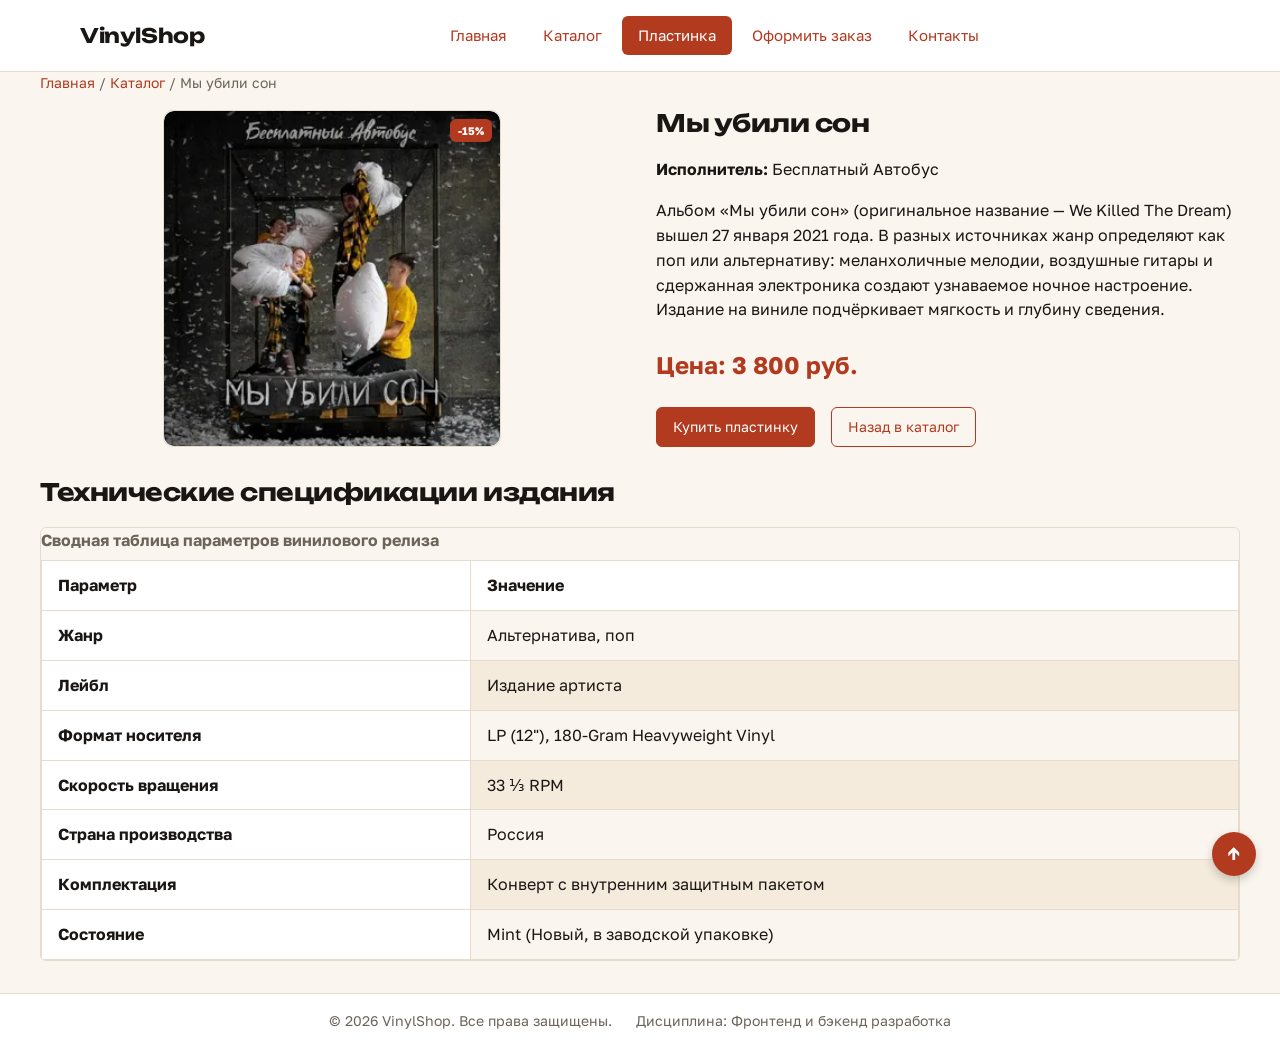
<file: product2.html>
<!DOCTYPE html>
<html lang="ru">

<head>
    <meta charset="UTF-8">
    <meta name="viewport" content="width=device-width, initial-scale=1.0">
    <meta name="description"
        content="Пластинка Бесплатный Автобус — Мы убили сон (2021) в интернет-магазине VinylShop. Спецификации и характеристики издания.">
    <meta property="og:type" content="website">
    <meta property="og:title" content="Бесплатный Автобус — Мы убили сон | VinylShop">
    <meta property="og:description"
        content="Подробная информация о релизе, жанры и технические параметры винилового издания.">
    <meta property="og:image" content="images/album-2.webp">
    <title>Бесплатный Автобус — Мы убили сон | VinylShop</title>
    <link rel="preconnect" href="https://fonts.googleapis.com">
    <link rel="preconnect" href="https://fonts.gstatic.com" crossorigin>
    <link rel="preload" as="style"
        href="https://fonts.googleapis.com/css2?family=Golos+Text:wght@400;500;700&family=Unbounded:wght@600;800&display=swap">
    <link rel="stylesheet"
        href="https://fonts.googleapis.com/css2?family=Golos+Text:wght@400;500;700&family=Unbounded:wght@600;800&display=swap"
        media="print" onload="this.media='all'">
    <noscript>
        <link rel="stylesheet"
            href="https://fonts.googleapis.com/css2?family=Golos+Text:wght@400;500;700&family=Unbounded:wght@600;800&display=swap">
    </noscript>
    <link rel="stylesheet" href="css/style.css">
    <link rel="stylesheet" href="css/responsive.css">
</head>

<body id="top">
    <a class="skip-link" href="#main">Перейти к основному содержимому</a>

    <header class="site-header">
        <div class="site-header__inner">
            <a class="site-header__logo" href="index.html">VinylShop</a>
            <nav class="site-nav" aria-label="Основная навигация">
                <ul class="site-nav__list">
                    <li class="site-nav__item"><a class="site-nav__link" href="index.html">Главная</a></li>
                    <li class="site-nav__item"><a class="site-nav__link" href="catalog.html">Каталог</a></li>
                    <li class="site-nav__item"><a class="site-nav__link site-nav__link--active" href="product2.html"
                            aria-current="page">Пластинка</a></li>
                    <li class="site-nav__item"><a class="site-nav__link" href="order.html">Оформить заказ</a></li>
                    <li class="site-nav__item"><a class="site-nav__link" href="contacts.html">Контакты</a></li>
                </ul>
            </nav>
        </div>
    </header>

    <main id="main">
        <nav class="breadcrumbs" aria-label="Хлебные крошки">
            <a class="breadcrumbs__link" href="index.html">Главная</a>
            <a class="breadcrumbs__link" href="catalog.html">Каталог</a>
            <span class="breadcrumbs__current">Мы убили сон</span>
        </nav>

        <section class="section product-details">
            <div class="product-details__grid">
                <div class="product-details__image-wrapper">
                    <span class="product-card__badge product-card__badge--discount">-15%</span>
                    <div class="product-details__placeholder">
                        <picture>
                            <source media="(min-width: 1024px)" srcset="images/album-2.webp">
                            <img src="images/album-2.webp" alt="Обложка пластинки Бесплатный Автобус — Мы убили сон"
                                width="500" height="500">
                        </picture>
                    </div>
                </div>

                <div class="product-details__info">
                    <h1 class="product-details__title">Мы убили сон</h1>
                    <p class="product-details__artist"><strong>Исполнитель:</strong> Бесплатный Автобус</p>
                    <p class="product-details__description">
                        Альбом «Мы убили сон» (оригинальное название — We Killed The Dream) вышел 27 января 2021 года. В
                        разных источниках жанр определяют как поп или альтернативу: меланхоличные мелодии, воздушные
                        гитары и сдержанная электроника создают узнаваемое ночное настроение. Издание на виниле
                        подчёркивает мягкость и глубину сведения.
                    </p>
                    <p class="product-details__price">Цена: 3 800 руб.</p>
                    <div class="product-details__actions">
                        <a class="button button--primary" href="order.html">Купить пластинку</a>
                        <a class="button button--secondary" href="catalog.html">Назад в каталог</a>
                    </div>
                </div>
            </div>

            <section class="product-specs">
                <h2>Технические спецификации издания</h2>

                <div class="table-wrapper">
                    <table class="product-table">
                        <caption class="product-table__caption">Сводная таблица параметров винилового релиза</caption>
                        <thead>
                            <tr>
                                <th class="product-table__header" scope="col">Параметр</th>
                                <th class="product-table__header" scope="col">Значение</th>
                            </tr>
                        </thead>
                        <tbody>
                            <tr>
                                <th scope="row" class="product-table__cell">Жанр</th>
                                <td class="product-table__cell">Альтернатива, поп</td>
                            </tr>
                            <tr>
                                <th scope="row" class="product-table__cell">Лейбл</th>
                                <td class="product-table__cell">Издание артиста</td>
                            </tr>
                            <tr>
                                <th scope="row" class="product-table__cell">Формат носителя</th>
                                <td class="product-table__cell">LP (12"), 180-Gram Heavyweight Vinyl</td>
                            </tr>
                            <tr>
                                <th scope="row" class="product-table__cell">Скорость вращения</th>
                                <td class="product-table__cell">33 ⅓ RPM</td>
                            </tr>
                            <tr>
                                <th scope="row" class="product-table__cell">Страна производства</th>
                                <td class="product-table__cell">Россия</td>
                            </tr>
                            <tr>
                                <th scope="row" class="product-table__cell">Комплектация</th>
                                <td class="product-table__cell">Конверт с внутренним защитным пакетом</td>
                            </tr>
                            <tr>
                                <th scope="row" class="product-table__cell">Состояние</th>
                                <td class="product-table__cell">Mint (Новый, в заводской упаковке)</td>
                            </tr>
                        </tbody>
                    </table>
                </div>
            </section>
        </section>
    </main>

    <footer class="site-footer">
        <p>&copy; 2026 VinylShop. Все права защищены.</p>
        <p>Дисциплина: Фронтенд и бэкенд разработка</p>
    </footer>

    <a class="scroll-top-button" href="#top" aria-label="Вернуться в начало страницы">&#8593;</a>
</body>

</html>
</file>
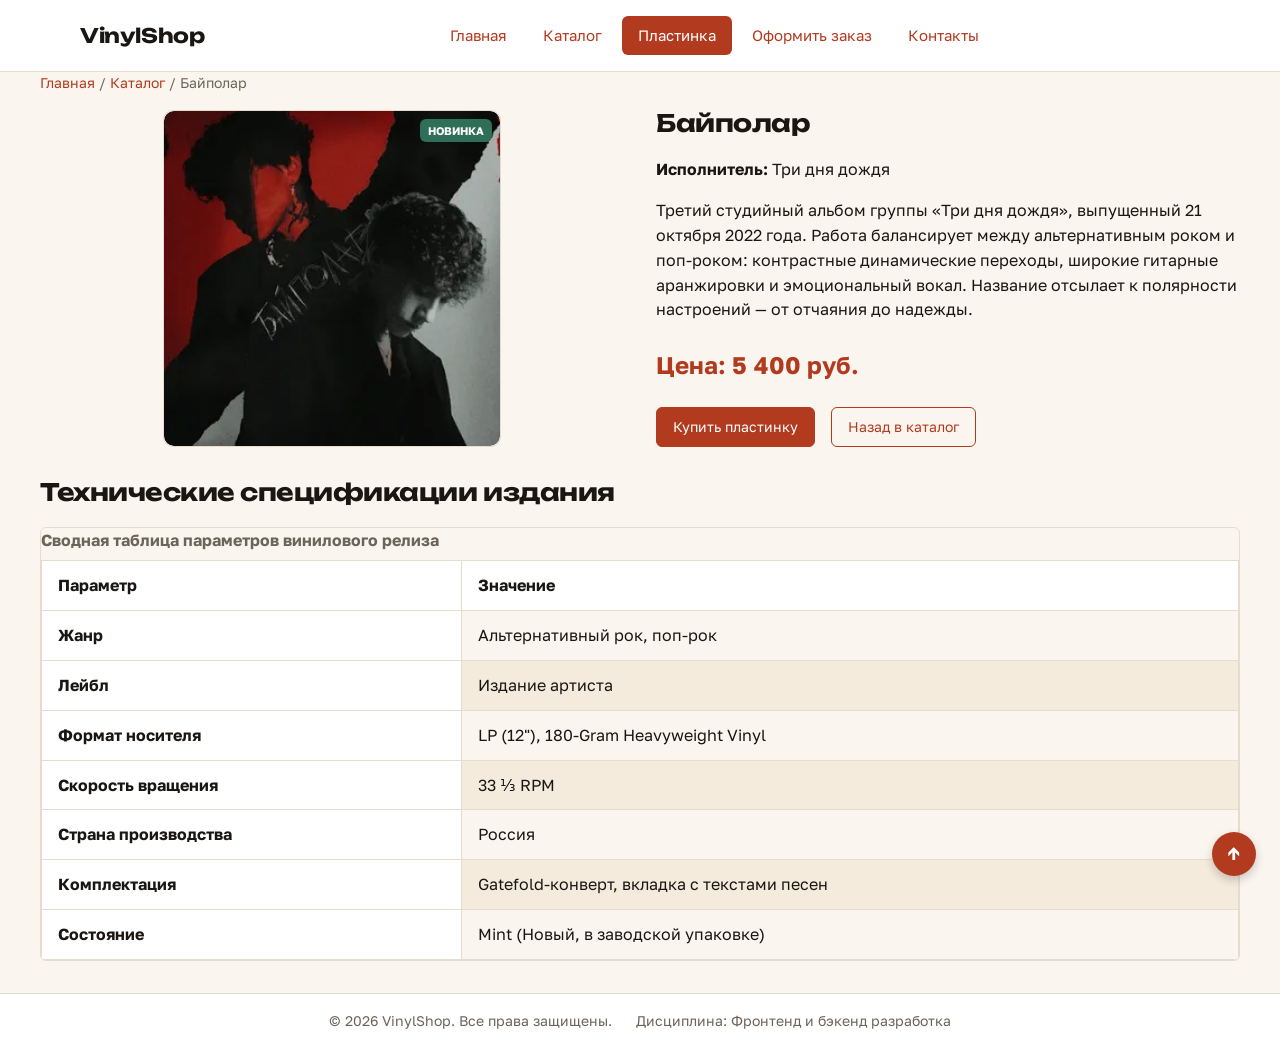
<file: product3.html>
<!DOCTYPE html>
<html lang="ru">

<head>
    <meta charset="UTF-8">
    <meta name="viewport" content="width=device-width, initial-scale=1.0">
    <meta name="description"
        content="Пластинка Три дня дождя — Байполар (2022) в интернет-магазине VinylShop. Спецификации и характеристики издания.">
    <meta property="og:type" content="website">
    <meta property="og:title" content="Три дня дождя — Байполар | VinylShop">
    <meta property="og:description"
        content="Подробная информация о релизе, жанры и технические параметры винилового издания.">
    <meta property="og:image" content="images/album-3.webp">
    <title>Три дня дождя — Байполар | VinylShop</title>
    <link rel="preconnect" href="https://fonts.googleapis.com">
    <link rel="preconnect" href="https://fonts.gstatic.com" crossorigin>
    <link rel="preload" as="style"
        href="https://fonts.googleapis.com/css2?family=Golos+Text:wght@400;500;700&family=Unbounded:wght@600;800&display=swap">
    <link rel="stylesheet"
        href="https://fonts.googleapis.com/css2?family=Golos+Text:wght@400;500;700&family=Unbounded:wght@600;800&display=swap"
        media="print" onload="this.media='all'">
    <noscript>
        <link rel="stylesheet"
            href="https://fonts.googleapis.com/css2?family=Golos+Text:wght@400;500;700&family=Unbounded:wght@600;800&display=swap">
    </noscript>
    <link rel="stylesheet" href="css/style.css">
    <link rel="stylesheet" href="css/responsive.css">
</head>

<body id="top">
    <a class="skip-link" href="#main">Перейти к основному содержимому</a>

    <header class="site-header">
        <div class="site-header__inner">
            <a class="site-header__logo" href="index.html">VinylShop</a>
            <nav class="site-nav" aria-label="Основная навигация">
                <ul class="site-nav__list">
                    <li class="site-nav__item"><a class="site-nav__link" href="index.html">Главная</a></li>
                    <li class="site-nav__item"><a class="site-nav__link" href="catalog.html">Каталог</a></li>
                    <li class="site-nav__item"><a class="site-nav__link site-nav__link--active" href="product3.html"
                            aria-current="page">Пластинка</a></li>
                    <li class="site-nav__item"><a class="site-nav__link" href="order.html">Оформить заказ</a></li>
                    <li class="site-nav__item"><a class="site-nav__link" href="contacts.html">Контакты</a></li>
                </ul>
            </nav>
        </div>
    </header>

    <main id="main">
        <nav class="breadcrumbs" aria-label="Хлебные крошки">
            <a class="breadcrumbs__link" href="index.html">Главная</a>
            <a class="breadcrumbs__link" href="catalog.html">Каталог</a>
            <span class="breadcrumbs__current">Байполар</span>
        </nav>

        <section class="section product-details">
            <div class="product-details__grid">
                <div class="product-details__image-wrapper">
                    <span class="product-card__badge product-card__badge--new">Новинка</span>
                    <div class="product-details__placeholder">
                        <picture>
                            <source media="(min-width: 1024px)" srcset="images/album-3.webp">
                            <img src="images/album-3.webp" alt="Обложка пластинки Три дня дождя — Байполар" width="500"
                                height="500">
                        </picture>
                    </div>
                </div>

                <div class="product-details__info">
                    <h1 class="product-details__title">Байполар</h1>
                    <p class="product-details__artist"><strong>Исполнитель:</strong> Три дня дождя</p>
                    <p class="product-details__description">
                        Третий студийный альбом группы «Три дня дождя», выпущенный 21 октября 2022 года. Работа
                        балансирует между альтернативным роком и поп-роком: контрастные динамические переходы, широкие
                        гитарные аранжировки и эмоциональный вокал. Название отсылает к полярности настроений — от
                        отчаяния до надежды.
                    </p>
                    <p class="product-details__price">Цена: 5 400 руб.</p>
                    <div class="product-details__actions">
                        <a class="button button--primary" href="order.html">Купить пластинку</a>
                        <a class="button button--secondary" href="catalog.html">Назад в каталог</a>
                    </div>
                </div>
            </div>

            <section class="product-specs">
                <h2>Технические спецификации издания</h2>

                <div class="table-wrapper">
                    <table class="product-table">
                        <caption class="product-table__caption">Сводная таблица параметров винилового релиза</caption>
                        <thead>
                            <tr>
                                <th class="product-table__header" scope="col">Параметр</th>
                                <th class="product-table__header" scope="col">Значение</th>
                            </tr>
                        </thead>
                        <tbody>
                            <tr>
                                <th scope="row" class="product-table__cell">Жанр</th>
                                <td class="product-table__cell">Альтернативный рок, поп-рок</td>
                            </tr>
                            <tr>
                                <th scope="row" class="product-table__cell">Лейбл</th>
                                <td class="product-table__cell">Издание артиста</td>
                            </tr>
                            <tr>
                                <th scope="row" class="product-table__cell">Формат носителя</th>
                                <td class="product-table__cell">LP (12"), 180-Gram Heavyweight Vinyl</td>
                            </tr>
                            <tr>
                                <th scope="row" class="product-table__cell">Скорость вращения</th>
                                <td class="product-table__cell">33 ⅓ RPM</td>
                            </tr>
                            <tr>
                                <th scope="row" class="product-table__cell">Страна производства</th>
                                <td class="product-table__cell">Россия</td>
                            </tr>
                            <tr>
                                <th scope="row" class="product-table__cell">Комплектация</th>
                                <td class="product-table__cell">Gatefold-конверт, вкладка с текстами песен</td>
                            </tr>
                            <tr>
                                <th scope="row" class="product-table__cell">Состояние</th>
                                <td class="product-table__cell">Mint (Новый, в заводской упаковке)</td>
                            </tr>
                        </tbody>
                    </table>
                </div>
            </section>
        </section>
    </main>

    <footer class="site-footer">
        <p>&copy; 2026 VinylShop. Все права защищены.</p>
        <p>Дисциплина: Фронтенд и бэкенд разработка</p>
    </footer>

    <a class="scroll-top-button" href="#top" aria-label="Вернуться в начало страницы">&#8593;</a>
</body>

</html>
</file>
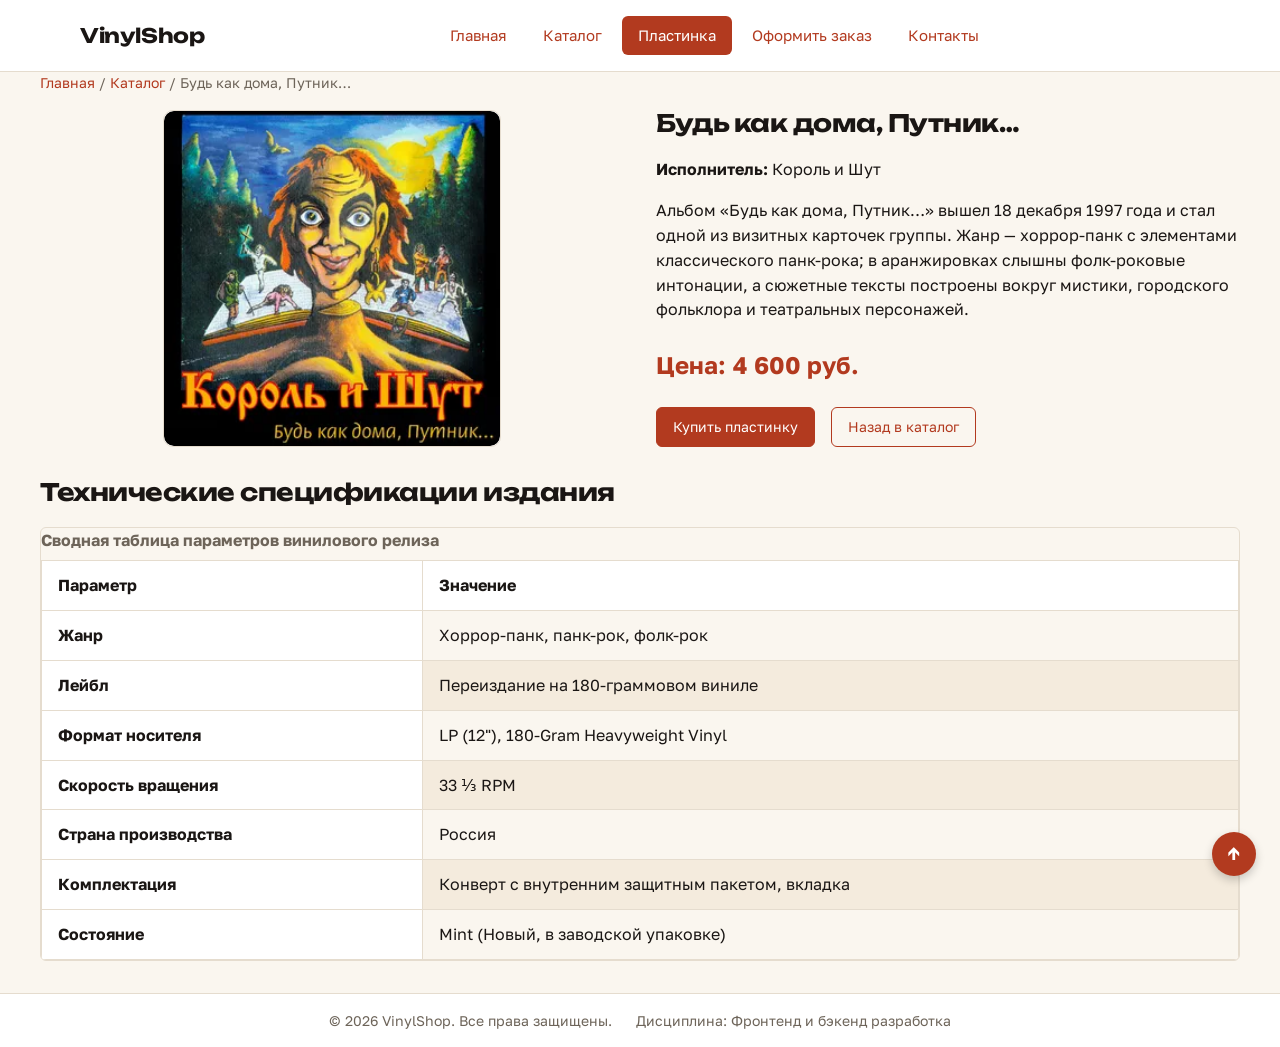
<file: product4.html>
<!DOCTYPE html>
<html lang="ru">

<head>
    <meta charset="UTF-8">
    <meta name="viewport" content="width=device-width, initial-scale=1.0">
    <meta name="description"
        content="Пластинка Король и Шут — Будь как дома, Путник… (1997) в интернет-магазине VinylShop. Спецификации и характеристики издания.">
    <meta property="og:type" content="website">
    <meta property="og:title" content="Король и Шут — Будь как дома, Путник… | VinylShop">
    <meta property="og:description"
        content="Подробная информация о релизе, жанры и технические параметры винилового издания.">
    <meta property="og:image" content="images/album-4.webp">
    <title>Король и Шут — Будь как дома, Путник… | VinylShop</title>
    <link rel="preconnect" href="https://fonts.googleapis.com">
    <link rel="preconnect" href="https://fonts.gstatic.com" crossorigin>
    <link rel="preload" as="style"
        href="https://fonts.googleapis.com/css2?family=Golos+Text:wght@400;500;700&family=Unbounded:wght@600;800&display=swap">
    <link rel="stylesheet"
        href="https://fonts.googleapis.com/css2?family=Golos+Text:wght@400;500;700&family=Unbounded:wght@600;800&display=swap"
        media="print" onload="this.media='all'">
    <noscript>
        <link rel="stylesheet"
            href="https://fonts.googleapis.com/css2?family=Golos+Text:wght@400;500;700&family=Unbounded:wght@600;800&display=swap">
    </noscript>
    <link rel="stylesheet" href="css/style.css">
    <link rel="stylesheet" href="css/responsive.css">
</head>

<body id="top">
    <a class="skip-link" href="#main">Перейти к основному содержимому</a>

    <header class="site-header">
        <div class="site-header__inner">
            <a class="site-header__logo" href="index.html">VinylShop</a>
            <nav class="site-nav" aria-label="Основная навигация">
                <ul class="site-nav__list">
                    <li class="site-nav__item"><a class="site-nav__link" href="index.html">Главная</a></li>
                    <li class="site-nav__item"><a class="site-nav__link" href="catalog.html">Каталог</a></li>
                    <li class="site-nav__item"><a class="site-nav__link site-nav__link--active" href="product4.html"
                            aria-current="page">Пластинка</a></li>
                    <li class="site-nav__item"><a class="site-nav__link" href="order.html">Оформить заказ</a></li>
                    <li class="site-nav__item"><a class="site-nav__link" href="contacts.html">Контакты</a></li>
                </ul>
            </nav>
        </div>
    </header>

    <main id="main">
        <nav class="breadcrumbs" aria-label="Хлебные крошки">
            <a class="breadcrumbs__link" href="index.html">Главная</a>
            <a class="breadcrumbs__link" href="catalog.html">Каталог</a>
            <span class="breadcrumbs__current">Будь как дома, Путник…</span>
        </nav>

        <section class="section product-details">
            <div class="product-details__grid">
                <div class="product-details__image-wrapper">
                    <div class="product-details__placeholder">
                        <picture>
                            <source media="(min-width: 1024px)" srcset="images/album-4.webp">
                            <img src="images/album-4.webp" alt="Обложка пластинки Король и Шут — Будь как дома, Путник…"
                                width="500" height="500">
                        </picture>
                    </div>
                </div>

                <div class="product-details__info">
                    <h1 class="product-details__title">Будь как дома, Путник…</h1>
                    <p class="product-details__artist"><strong>Исполнитель:</strong> Король и Шут</p>
                    <p class="product-details__description">
                        Альбом «Будь как дома, Путник…» вышел 18 декабря 1997 года и стал одной из визитных карточек
                        группы. Жанр — хоррор-панк с элементами классического панк-рока; в аранжировках слышны
                        фолк-роковые интонации, а сюжетные тексты построены вокруг мистики, городского фольклора и
                        театральных персонажей.
                    </p>
                    <p class="product-details__price">Цена: 4 600 руб.</p>
                    <div class="product-details__actions">
                        <a class="button button--primary" href="order.html">Купить пластинку</a>
                        <a class="button button--secondary" href="catalog.html">Назад в каталог</a>
                    </div>
                </div>
            </div>

            <section class="product-specs">
                <h2>Технические спецификации издания</h2>

                <div class="table-wrapper">
                    <table class="product-table">
                        <caption class="product-table__caption">Сводная таблица параметров винилового релиза</caption>
                        <thead>
                            <tr>
                                <th class="product-table__header" scope="col">Параметр</th>
                                <th class="product-table__header" scope="col">Значение</th>
                            </tr>
                        </thead>
                        <tbody>
                            <tr>
                                <th scope="row" class="product-table__cell">Жанр</th>
                                <td class="product-table__cell">Хоррор-панк, панк-рок, фолк-рок</td>
                            </tr>
                            <tr>
                                <th scope="row" class="product-table__cell">Лейбл</th>
                                <td class="product-table__cell">Переиздание на 180-граммовом виниле</td>
                            </tr>
                            <tr>
                                <th scope="row" class="product-table__cell">Формат носителя</th>
                                <td class="product-table__cell">LP (12"), 180-Gram Heavyweight Vinyl</td>
                            </tr>
                            <tr>
                                <th scope="row" class="product-table__cell">Скорость вращения</th>
                                <td class="product-table__cell">33 ⅓ RPM</td>
                            </tr>
                            <tr>
                                <th scope="row" class="product-table__cell">Страна производства</th>
                                <td class="product-table__cell">Россия</td>
                            </tr>
                            <tr>
                                <th scope="row" class="product-table__cell">Комплектация</th>
                                <td class="product-table__cell">Конверт с внутренним защитным пакетом, вкладка</td>
                            </tr>
                            <tr>
                                <th scope="row" class="product-table__cell">Состояние</th>
                                <td class="product-table__cell">Mint (Новый, в заводской упаковке)</td>
                            </tr>
                        </tbody>
                    </table>
                </div>
            </section>
        </section>
    </main>

    <footer class="site-footer">
        <p>&copy; 2026 VinylShop. Все права защищены.</p>
        <p>Дисциплина: Фронтенд и бэкенд разработка</p>
    </footer>

    <a class="scroll-top-button" href="#top" aria-label="Вернуться в начало страницы">&#8593;</a>
</body>

</html>
</file>
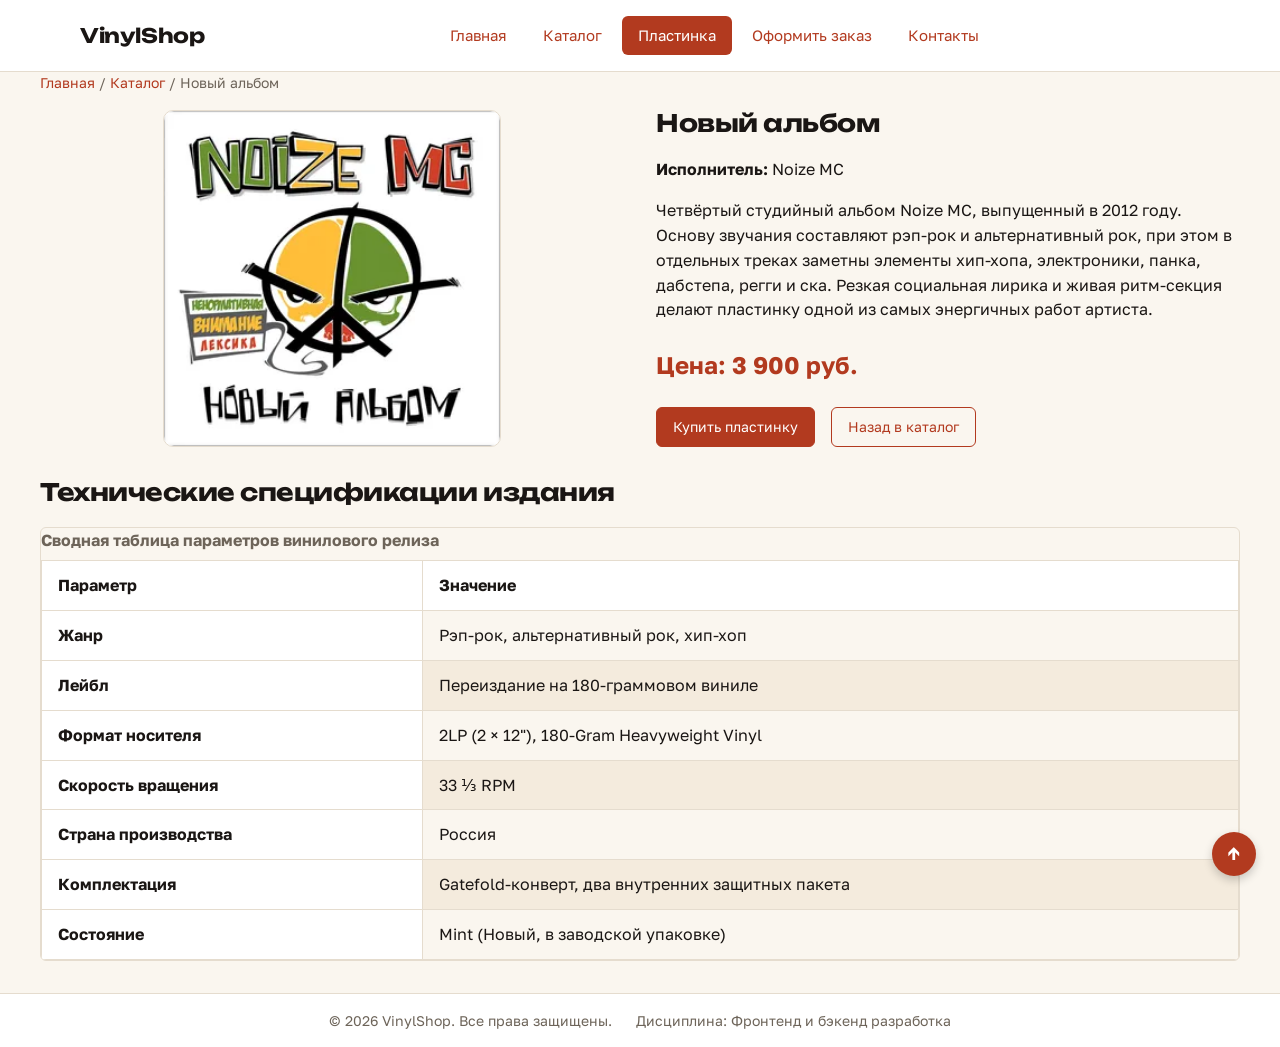
<file: product5.html>
<!DOCTYPE html>
<html lang="ru">

<head>
    <meta charset="UTF-8">
    <meta name="viewport" content="width=device-width, initial-scale=1.0">
    <meta name="description"
        content="Пластинка Noize MC — Новый альбом (2012) в интернет-магазине VinylShop. Спецификации и характеристики издания.">
    <meta property="og:type" content="website">
    <meta property="og:title" content="Noize MC — Новый альбом | VinylShop">
    <meta property="og:description"
        content="Подробная информация о релизе, жанры и технические параметры винилового издания.">
    <meta property="og:image" content="images/album-5.webp">
    <title>Noize MC — Новый альбом | VinylShop</title>
    <link rel="preconnect" href="https://fonts.googleapis.com">
    <link rel="preconnect" href="https://fonts.gstatic.com" crossorigin>
    <link rel="preload" as="style"
        href="https://fonts.googleapis.com/css2?family=Golos+Text:wght@400;500;700&family=Unbounded:wght@600;800&display=swap">
    <link rel="stylesheet"
        href="https://fonts.googleapis.com/css2?family=Golos+Text:wght@400;500;700&family=Unbounded:wght@600;800&display=swap"
        media="print" onload="this.media='all'">
    <noscript>
        <link rel="stylesheet"
            href="https://fonts.googleapis.com/css2?family=Golos+Text:wght@400;500;700&family=Unbounded:wght@600;800&display=swap">
    </noscript>
    <link rel="stylesheet" href="css/style.css">
    <link rel="stylesheet" href="css/responsive.css">
</head>

<body id="top">
    <a class="skip-link" href="#main">Перейти к основному содержимому</a>

    <header class="site-header">
        <div class="site-header__inner">
            <a class="site-header__logo" href="index.html">VinylShop</a>
            <nav class="site-nav" aria-label="Основная навигация">
                <ul class="site-nav__list">
                    <li class="site-nav__item"><a class="site-nav__link" href="index.html">Главная</a></li>
                    <li class="site-nav__item"><a class="site-nav__link" href="catalog.html">Каталог</a></li>
                    <li class="site-nav__item"><a class="site-nav__link site-nav__link--active" href="product5.html"
                            aria-current="page">Пластинка</a></li>
                    <li class="site-nav__item"><a class="site-nav__link" href="order.html">Оформить заказ</a></li>
                    <li class="site-nav__item"><a class="site-nav__link" href="contacts.html">Контакты</a></li>
                </ul>
            </nav>
        </div>
    </header>

    <main id="main">
        <nav class="breadcrumbs" aria-label="Хлебные крошки">
            <a class="breadcrumbs__link" href="index.html">Главная</a>
            <a class="breadcrumbs__link" href="catalog.html">Каталог</a>
            <span class="breadcrumbs__current">Новый альбом</span>
        </nav>

        <section class="section product-details">
            <div class="product-details__grid">
                <div class="product-details__image-wrapper">
                    <div class="product-details__placeholder">
                        <picture>
                            <source media="(min-width: 1024px)" srcset="images/album-5.webp">
                            <img src="images/album-5.webp" alt="Обложка пластинки Noize MC — Новый альбом" width="500"
                                height="500">
                        </picture>
                    </div>
                </div>

                <div class="product-details__info">
                    <h1 class="product-details__title">Новый альбом</h1>
                    <p class="product-details__artist"><strong>Исполнитель:</strong> Noize MC</p>
                    <p class="product-details__description">
                        Четвёртый студийный альбом Noize MC, выпущенный в 2012 году. Основу звучания составляют рэп-рок
                        и альтернативный рок, при этом в отдельных треках заметны элементы хип-хопа, электроники, панка,
                        дабстепа, регги и ска. Резкая социальная лирика и живая ритм-секция делают пластинку одной из
                        самых энергичных работ артиста.
                    </p>
                    <p class="product-details__price">Цена: 3 900 руб.</p>
                    <div class="product-details__actions">
                        <a class="button button--primary" href="order.html">Купить пластинку</a>
                        <a class="button button--secondary" href="catalog.html">Назад в каталог</a>
                    </div>
                </div>
            </div>

            <section class="product-specs">
                <h2>Технические спецификации издания</h2>

                <div class="table-wrapper">
                    <table class="product-table">
                        <caption class="product-table__caption">Сводная таблица параметров винилового релиза</caption>
                        <thead>
                            <tr>
                                <th class="product-table__header" scope="col">Параметр</th>
                                <th class="product-table__header" scope="col">Значение</th>
                            </tr>
                        </thead>
                        <tbody>
                            <tr>
                                <th scope="row" class="product-table__cell">Жанр</th>
                                <td class="product-table__cell">Рэп-рок, альтернативный рок, хип-хоп</td>
                            </tr>
                            <tr>
                                <th scope="row" class="product-table__cell">Лейбл</th>
                                <td class="product-table__cell">Переиздание на 180-граммовом виниле</td>
                            </tr>
                            <tr>
                                <th scope="row" class="product-table__cell">Формат носителя</th>
                                <td class="product-table__cell">2LP (2 × 12"), 180-Gram Heavyweight Vinyl</td>
                            </tr>
                            <tr>
                                <th scope="row" class="product-table__cell">Скорость вращения</th>
                                <td class="product-table__cell">33 ⅓ RPM</td>
                            </tr>
                            <tr>
                                <th scope="row" class="product-table__cell">Страна производства</th>
                                <td class="product-table__cell">Россия</td>
                            </tr>
                            <tr>
                                <th scope="row" class="product-table__cell">Комплектация</th>
                                <td class="product-table__cell">Gatefold-конверт, два внутренних защитных пакета</td>
                            </tr>
                            <tr>
                                <th scope="row" class="product-table__cell">Состояние</th>
                                <td class="product-table__cell">Mint (Новый, в заводской упаковке)</td>
                            </tr>
                        </tbody>
                    </table>
                </div>
            </section>
        </section>
    </main>

    <footer class="site-footer">
        <p>&copy; 2026 VinylShop. Все права защищены.</p>
        <p>Дисциплина: Фронтенд и бэкенд разработка</p>
    </footer>

    <a class="scroll-top-button" href="#top" aria-label="Вернуться в начало страницы">&#8593;</a>
</body>

</html>
</file>
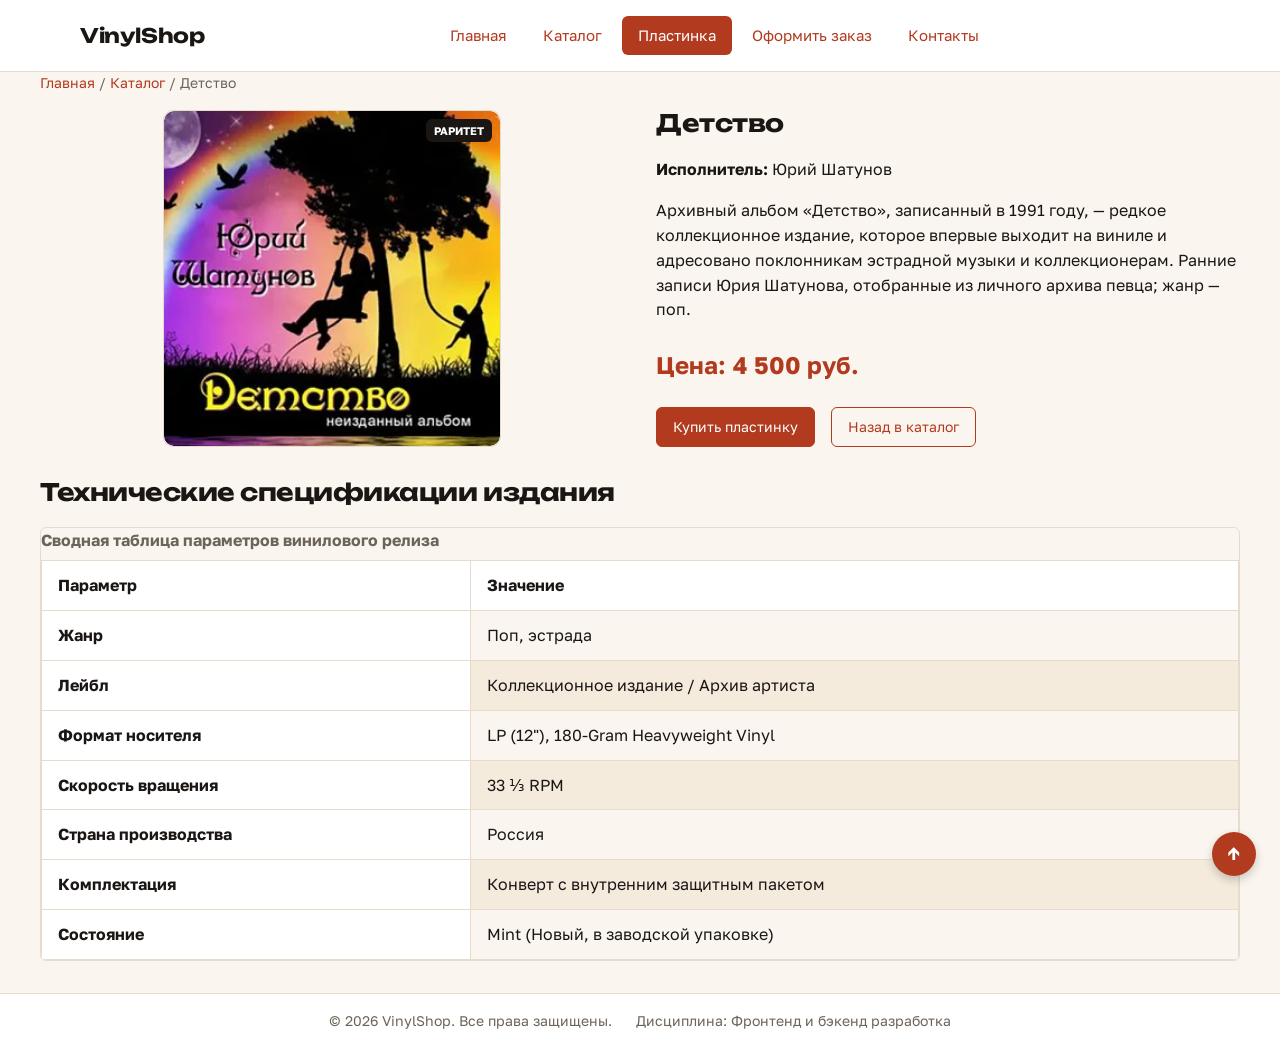
<file: product6.html>
<!DOCTYPE html>
<html lang="ru">

<head>
    <meta charset="UTF-8">
    <meta name="viewport" content="width=device-width, initial-scale=1.0">
    <meta name="description"
        content="Пластинка Юрия Шатунова — Детство (1991) в интернет-магазине VinylShop. Спецификации и характеристики винила.">
    <meta property="og:type" content="website">
    <meta property="og:title" content="Юрий Шатунов — Детство | VinylShop">
    <meta property="og:description"
        content="Подробная информация о релизе, архивный альбом 1991 года и технические параметры издания.">
    <meta property="og:image" content="images/album-6.webp">
    <title>Юрий Шатунов — Детство | VinylShop</title>
    <link rel="preconnect" href="https://fonts.googleapis.com">
    <link rel="preconnect" href="https://fonts.gstatic.com" crossorigin>
    <link rel="preload" as="style"
        href="https://fonts.googleapis.com/css2?family=Golos+Text:wght@400;500;700&family=Unbounded:wght@600;800&display=swap">
    <link rel="stylesheet"
        href="https://fonts.googleapis.com/css2?family=Golos+Text:wght@400;500;700&family=Unbounded:wght@600;800&display=swap"
        media="print" onload="this.media='all'">
    <noscript>
        <link rel="stylesheet"
            href="https://fonts.googleapis.com/css2?family=Golos+Text:wght@400;500;700&family=Unbounded:wght@600;800&display=swap">
    </noscript>
    <link rel="stylesheet" href="css/style.css">
    <link rel="stylesheet" href="css/responsive.css">
</head>

<body id="top">
    <a class="skip-link" href="#main">Перейти к основному содержимому</a>

    <header class="site-header">
        <div class="site-header__inner">
            <a class="site-header__logo" href="index.html">VinylShop</a>
            <nav class="site-nav" aria-label="Основная навигация">
                <ul class="site-nav__list">
                    <li class="site-nav__item"><a class="site-nav__link" href="index.html">Главная</a></li>
                    <li class="site-nav__item"><a class="site-nav__link" href="catalog.html">Каталог</a></li>
                    <li class="site-nav__item"><a class="site-nav__link site-nav__link--active" href="product6.html"
                            aria-current="page">Пластинка</a></li>
                    <li class="site-nav__item"><a class="site-nav__link" href="order.html">Оформить заказ</a></li>
                    <li class="site-nav__item"><a class="site-nav__link" href="contacts.html">Контакты</a></li>
                </ul>
            </nav>
        </div>
    </header>

    <main id="main">
        <nav class="breadcrumbs" aria-label="Хлебные крошки">
            <a class="breadcrumbs__link" href="index.html">Главная</a>
            <a class="breadcrumbs__link" href="catalog.html">Каталог</a>
            <span class="breadcrumbs__current">Детство</span>
        </nav>

        <section class="section product-details">
            <div class="product-details__grid">
                <div class="product-details__image-wrapper">
                    <span class="product-card__badge product-card__badge--featured">Раритет</span>
                    <div class="product-details__placeholder">
                        <picture>
                            <source media="(min-width: 1024px)" srcset="images/album-6.webp">
                            <img src="images/album-6.webp" alt="Обложка пластинки Юрия Шатунова — Детство" width="500"
                                height="500">
                        </picture>
                    </div>
                </div>

                <div class="product-details__info">
                    <h1 class="product-details__title">Детство</h1>
                    <p class="product-details__artist"><strong>Исполнитель:</strong> Юрий Шатунов</p>
                    <p class="product-details__description">
                        Архивный альбом «Детство», записанный в 1991 году, — редкое коллекционное издание, которое
                        впервые выходит на виниле и адресовано поклонникам эстрадной музыки и коллекционерам. Ранние
                        записи Юрия Шатунова, отобранные из личного архива певца; жанр — поп.
                    </p>
                    <p class="product-details__price">Цена: 4 500 руб.</p>
                    <div class="product-details__actions">
                        <a class="button button--primary" href="order.html">Купить пластинку</a>
                        <a class="button button--secondary" href="catalog.html">Назад в каталог</a>
                    </div>
                </div>
            </div>

            <section class="product-specs">
                <h2>Технические спецификации издания</h2>

                <div class="table-wrapper">
                    <table class="product-table">
                        <caption class="product-table__caption">Сводная таблица параметров винилового релиза</caption>
                        <thead>
                            <tr>
                                <th class="product-table__header" scope="col">Параметр</th>
                                <th class="product-table__header" scope="col">Значение</th>
                            </tr>
                        </thead>
                        <tbody>
                            <tr>
                                <th scope="row" class="product-table__cell">Жанр</th>
                                <td class="product-table__cell">Поп, эстрада</td>
                            </tr>
                            <tr>
                                <th scope="row" class="product-table__cell">Лейбл</th>
                                <td class="product-table__cell">Коллекционное издание / Архив артиста</td>
                            </tr>
                            <tr>
                                <th scope="row" class="product-table__cell">Формат носителя</th>
                                <td class="product-table__cell">LP (12"), 180-Gram Heavyweight Vinyl</td>
                            </tr>
                            <tr>
                                <th scope="row" class="product-table__cell">Скорость вращения</th>
                                <td class="product-table__cell">33 ⅓ RPM</td>
                            </tr>
                            <tr>
                                <th scope="row" class="product-table__cell">Страна производства</th>
                                <td class="product-table__cell">Россия</td>
                            </tr>
                            <tr>
                                <th scope="row" class="product-table__cell">Комплектация</th>
                                <td class="product-table__cell">Конверт с внутренним защитным пакетом</td>
                            </tr>
                            <tr>
                                <th scope="row" class="product-table__cell">Состояние</th>
                                <td class="product-table__cell">Mint (Новый, в заводской упаковке)</td>
                            </tr>
                        </tbody>
                    </table>
                </div>
            </section>
        </section>
    </main>

    <footer class="site-footer">
        <p>&copy; 2026 VinylShop. Все права защищены.</p>
        <p>Дисциплина: Фронтенд и бэкенд разработка</p>
    </footer>

    <a class="scroll-top-button" href="#top" aria-label="Вернуться в начало страницы">&#8593;</a>
</body>

</html>
</file>
<file: css/style.css>
@font-face {
  font-family: "Golos Text Fallback";
  src: local("Arial"), local("Helvetica Neue"), local("Helvetica");
  size-adjust: 100%;
  ascent-override: 92%;
  descent-override: 22%;
  line-gap-override: 0%;
}

@font-face {
  font-family: "Unbounded Fallback";
  src: local("Arial Black"), local("Arial Bold"), local("Arial");
  size-adjust: 94%;
  ascent-override: 90%;
  descent-override: 24%;
  line-gap-override: 0%;
}

/* ===============================
   1. Переменные проекта
   =============================== */

:root {
  /* Цвета */
  --color-bg: #faf6ef;
  --color-text: #1a1614;
  --color-muted: #6d6459;
  --color-primary: #b23a1f;
  --color-primary-dark: #8c2a14;
  --color-border: #e5dcce;
  --color-surface: #ffffff;
  --color-surface-accent: #f4ebdd;
  --color-danger: #a31914;
  --color-success: #2f6e58;
  --color-success-bg: #e6f2ee;
  --color-white: #ffffff;

  /* Бейджи */
  --color-badge-hit: #1a1614;
  --color-badge-discount: #b23a1f;
  --color-badge-new: #2f6e58;

  /* Отступы */
  --space-xs: 4px;
  --space-sm: 8px;
  --space-md: 16px;
  --space-lg: 24px;
  --space-xl: 32px;

  /* Скругления */
  --radius-sm: 6px;
  --radius-md: 10px;
  --radius-lg: 14px;

  /* Размеры */
  --container: 1200px;
  --gutter: clamp(1rem, 4vw, 2.5rem);
  --section-gap: clamp(2.5rem, 6vw, 4.5rem);

  /* Анимации */
  --transition-fast: 0.2s ease;
}

/* ===============================
   2. Базовые стили
   =============================== */

* {
  box-sizing: border-box;
}

html {
  scroll-behavior: smooth;
  scroll-padding-top: 90px; /* Предотвращает перекрытие заголовков sticky-шапкой */
}

body {
  margin: 0;
  font-family:
    "Golos Text",
    "Golos Text Fallback",
    -apple-system,
    BlinkMacSystemFont,
    "Segoe UI",
    Roboto,
    Arial,
    sans-serif;
  line-height: 1.55;
  color: var(--color-text);
  background-color: var(--color-bg);
  min-height: 100vh;
  display: flex;
  flex-direction: column;
  -webkit-font-smoothing: antialiased;
}

h1,
h2,
h3,
.site-header__logo,
.hero__title,
.product-details__title {
  font-family:
    "Unbounded", "Unbounded Fallback", "Golos Text", "Golos Text Fallback",
    sans-serif;
  font-weight: 700;
  letter-spacing: -0.02em;
  line-height: 1.15;
  text-wrap: balance;
}

.product-card__price,
.product-details__price {
  font-variant-numeric: tabular-nums;
}

main {
  padding: var(--space-lg);
  flex: 1;
}

:target {
  outline: 2px dashed var(--color-primary);
  outline-offset: 4px;
}

/* ===============================
   3. Общие элементы интерфейса и кнопки
   =============================== */

a {
  color: var(--color-primary);
  transition: color var(--transition-fast);
}

a:hover {
  color: var(--color-primary-dark);
}

a:focus-visible {
  outline: 2px solid var(--color-primary);
  outline-offset: 3px;
}

.button {
  display: inline-block;
  padding: var(--space-sm) var(--space-md);
  border: 1px solid transparent;
  border-radius: var(--radius-sm);
  font: inherit;
  font-size: 14px;
  text-decoration: none;
  cursor: pointer;
  text-align: center;
  transition:
    background-color var(--transition-fast),
    border-color var(--transition-fast),
    color var(--transition-fast);
}

.button--primary {
  color: var(--color-white);
  background-color: var(--color-primary);
  border-color: var(--color-primary);
}

.button--primary:hover {
  background-color: var(--color-primary-dark);
  border-color: var(--color-primary-dark);
  color: var(--color-white);
}

.button--secondary {
  color: var(--color-primary);
  background-color: transparent;
  border-color: var(--color-primary);
}

.button--secondary:hover {
  color: var(--color-white);
  background-color: var(--color-primary);
}

.button:focus-visible {
  outline: 2px solid var(--color-primary);
  outline-offset: 3px;
}

.button:disabled,
.button--disabled {
  opacity: 0.6;
  cursor: not-allowed;
}

/* ===============================
   4. Шапка, навигация и подвал (Sticky)
   =============================== */

/* Демонстрация position: sticky */
.site-header {
  position: sticky;
  top: 0;
  z-index: 100;
  background-color: var(--color-surface);
  border-bottom: 1px solid var(--color-border);
}

.site-header__inner {
  max-width: var(--container);
  margin: 0 auto;
  padding: var(--space-md) var(--space-lg);
  display: flex;
  flex-direction: column;
  align-items: center;
  gap: var(--space-sm);
}

.site-header__logo {
  font-weight: 700;
  font-size: 20px;
  color: var(--color-text);
  text-decoration: none;
}

.site-nav__list {
  display: flex;
  flex-wrap: wrap;
  justify-content: center;
  align-items: center;
  gap: var(--space-md);
  padding: 0;
  margin: var(--space-sm) 0 0;
  list-style: none;
}

.site-nav__link {
  display: inline-block;
  padding: var(--space-sm) var(--space-md);
  color: var(--color-primary);
  text-decoration: none;
  border-radius: var(--radius-sm);
  transition:
    background-color var(--transition-fast),
    color var(--transition-fast);
}

.site-nav__link:hover {
  color: var(--color-white);
  background-color: var(--color-primary);
}

.site-nav__link:focus-visible {
  outline: 2px solid var(--color-primary);
  outline-offset: 3px;
}

.site-nav__link--active {
  color: var(--color-white);
  background-color: var(--color-primary);
}

.site-footer {
  padding: var(--space-md) var(--gutter);
  background-color: var(--color-surface);
  border-top: 1px solid var(--color-border);
  display: flex;
  flex-wrap: wrap;
  align-items: center;
  justify-content: center;
  gap: var(--space-xs) var(--space-lg);
  text-align: center;
  font-size: 14px;
  color: var(--color-muted);
}

.site-footer p {
  margin: 0;
}

/* ===============================
   5. Компоненты страниц: Hero, Секции, Крошки
   =============================== */

.breadcrumbs {
  max-width: var(--container);
  margin: 0 auto var(--space-md);
  font-size: 14px;
  color: var(--color-muted);
}

.breadcrumbs__link {
  color: var(--color-primary);
  text-decoration: none;
}

.breadcrumbs__link:hover {
  text-decoration: underline;
}

.breadcrumbs__link::after {
  content: " / ";
  color: var(--color-muted);
}

.breadcrumbs__current {
  color: var(--color-muted);
}

.hero {
  margin: 0 0 var(--space-xl);
  position: relative;
  width: 100%;
  min-height: 70vh;
  padding: 0;
  display: flex;
  align-items: center;
  justify-content: center;
  text-align: center;
  color: var(--color-white);
  background-image: url("../images/preview.webp");
  background-size: cover;
  background-position: center;
}

.hero__overlay {
  position: absolute;
  inset: 0;
  background: linear-gradient(
    135deg,
    rgba(26, 22, 20, 0.72) 0%,
    rgba(26, 22, 20, 0.35) 60%,
    rgba(26, 22, 20, 0.55) 100%
  );
  z-index: 1;
}

.hero__content {
  position: relative;
  z-index: 2;
  max-width: 720px;
  padding: var(--space-xl) var(--space-lg);
}

.hero__title {
  margin: 0 0 var(--space-md);
  font-size: clamp(28px, 5vw, 56px);
}

.hero__text {
  margin: 0 0 var(--space-lg);
  font-size: clamp(16px, 2vw, 20px);
  opacity: 0.95;
}

.hero__actions {
  display: flex;
  gap: var(--space-md);
  margin-top: var(--space-md);
  justify-content: center;
  flex-wrap: wrap;
}

.section {
  max-width: var(--container);
  margin: 0 auto var(--space-xl);
}

.section h2 {
  margin-top: 0;
}

.advantages-list {
  padding-left: var(--space-lg);
  line-height: 1.8;
}

.aside-info {
  max-width: var(--container);
  margin: 0 auto var(--space-xl);
  padding: var(--space-md);
  border-left: 4px solid var(--color-primary);
  background-color: var(--color-surface);
}

/* ===============================
   6. Карточки товаров и сетка (Relative / Absolute)
   =============================== */

.products-grid {
  display: grid;
  grid-template-columns: repeat(3, 1fr);
  gap: var(--space-lg);
}

.product-card {
  position: relative;
  display: flex;
  flex-direction: column;
  gap: var(--space-sm);
  padding: var(--space-md);
  border: 1px solid var(--color-border);
  border-radius: var(--radius-md);
  background-color: var(--color-bg);
  transition:
    border-color var(--transition-fast),
    transform var(--transition-fast),
    box-shadow var(--transition-fast);
}

.product-card:hover {
  border-color: var(--color-primary);
  transform: translateY(-2px);
  box-shadow: 0 4px 12px rgba(0, 0, 0, 0.06);
}

.product-card--featured {
  border-color: var(--color-primary);
}

.product-card--discount {
  border-color: var(--color-danger);
}

.product-card__badge {
  position: absolute;
  top: var(--space-sm);
  right: var(--space-sm);
  padding: 3px 8px;
  font-size: 11px;
  font-weight: 700;
  text-transform: uppercase;
  color: var(--color-white);
  border-radius: var(--radius-sm);
  z-index: 2;
}

.product-card__badge--featured {
  background-color: var(--color-badge-hit);
}

.product-card__badge--discount {
  background-color: var(--color-badge-discount);
}

.product-card__badge--new {
  background-color: var(--color-badge-new);
}

.product-card__title {
  margin: 0;
  padding-right: 48px;
}

.product-card__description {
  margin: 0;
  color: var(--color-muted);
}

.product-card__price {
  margin: 0;
  font-weight: 700;
}

.product-card__actions {
  display: flex;
  gap: var(--space-sm);
  margin-top: auto;
}

/* ===============================
   7. Каталог: Сетка и фильтры (Sticky)
   =============================== */

.catalog-layout {
  max-width: var(--container);
  margin: 0 auto var(--space-xl);
  display: grid;
  grid-template-columns: 260px 1fr;
  grid-template-areas: "filters products";
  gap: var(--space-lg);
}

.catalog-filters {
  grid-area: filters;
  position: sticky;
  top: 90px;
  align-self: start;
  padding: var(--space-md);
  border: 1px solid var(--color-border);
  border-radius: var(--radius-md);
  background-color: var(--color-surface);
}

.catalog-filters__title {
  margin-top: 0;
}

.catalog-products {
  grid-area: products;
}

.filters-form {
  display: grid;
  gap: var(--space-md);
}

.filters-form__group {
  margin: 0;
  padding: var(--space-md);
  border: 1px solid var(--color-border);
  border-radius: var(--radius-sm);
}

.filters-form__legend {
  font-weight: 700;
}

.filters-form__label {
  display: block;
  margin-bottom: var(--space-sm);
}

.filters-form__input {
  width: 100%;
  padding: 8px 10px;
  border: 1px solid var(--color-border);
  border-radius: var(--radius-sm);
  font: inherit;
}

/* ===============================
   8. Страница товара (product.html) и Таблица
   =============================== */

.product-details__grid {
  display: grid;
  grid-template-columns: 1fr 1fr;
  gap: var(--space-xl);
  margin-bottom: var(--space-xl);
}

.product-details__image-wrapper {
  position: relative;
  min-height: 260px;
  border: 1px solid var(--color-border);
  border-radius: var(--radius-md);
  background-color: var(--color-surface);
  display: flex;
  align-items: center;
  justify-content: center;
  overflow: hidden;
}

.product-details__placeholder {
  width: 100%;
  height: 100%;
  display: flex;
  align-items: center;
  justify-content: center;
}

.product-details__placeholder img {
  width: 100%;
  height: 100%;
  object-fit: cover;
  display: block;
  border-radius: var(--radius-md);
}

.product-details__title {
  margin-top: 0;
}

.product-details__price {
  font-size: 24px;
  font-weight: 700;
  color: var(--color-primary);
}

.product-details__actions {
  display: flex;
  gap: var(--space-md);
  margin-top: var(--space-lg);
}

/* Семантическая БЭМ-таблица */
.product-table {
  width: 100%;
  border-collapse: collapse;
  margin-top: var(--space-md);
}

.product-table__caption {
  margin-bottom: var(--space-sm);
  font-weight: 700;
  text-align: left;
  color: var(--color-muted);
}

.product-table__header,
.product-table__cell {
  padding: 12px var(--space-md);
  border: 1px solid var(--color-border);
  text-align: left;
}

.product-table__header {
  background-color: var(--color-surface);
  font-weight: 700;
}

.product-table tbody tr:nth-child(even) {
  background-color: var(--color-surface-accent);
}

/* ===============================
   9. Страница оформления заказа (order.html)
   =============================== */

.order-layout {
  max-width: var(--container);
  margin: 0 auto var(--space-xl);
  display: grid;
  grid-template-columns: 2fr 1fr;
  gap: var(--space-xl);
}

.order-summary-card {
  padding: var(--space-md);
  border: 1px solid var(--color-border);
  border-radius: var(--radius-md);
  background-color: var(--color-surface);
}

.order-summary-card__title {
  margin-top: 0;
}

.order-summary-card__list {
  padding-left: var(--space-md);
  line-height: 1.8;
}

/* ===============================
   10. Формы и Модальное окно (order-form, order-dialog)
   =============================== */

.order-dialog {
  width: min(100% - 32px, 560px);
  padding: var(--space-lg);
  border: none;
  border-radius: var(--radius-lg);
}

.order-dialog::backdrop {
  background-color: rgba(0, 0, 0, 0.5);
}

.order-dialog__title {
  margin-top: 0;
}

.order-form__field {
  margin-bottom: var(--space-md);
}

.order-form__label {
  display: block;
  margin-bottom: var(--space-xs);
  font-weight: 700;
}

.order-form__input,
.order-form__select,
.order-form__textarea {
  width: 100%;
  padding: 10px 12px;
  border: 1px solid var(--color-border);
  border-radius: var(--radius-sm);
  font: inherit;
  transition: border-color var(--transition-fast);
}

.order-form__checkbox {
  width: auto;
}

.order-form__checkbox-label {
  display: flex;
  align-items: center;
  gap: var(--space-sm);
  font-size: 14px;
}

.order-form__help {
  display: block;
  margin-top: var(--space-xs);
  color: var(--color-muted);
}

.order-form__input:hover,
.order-form__select:hover,
.order-form__textarea:hover {
  border-color: var(--color-primary);
}

.order-form__input:focus-visible,
.order-form__select:focus-visible,
.order-form__textarea:focus-visible {
  outline: 2px solid var(--color-primary);
  outline-offset: 3px;
}

[aria-invalid="true"] {
  border-color: var(--color-danger);
}

.order-form__actions {
  display: flex;
  gap: var(--space-md);
  margin-top: var(--space-lg);
}

.success-message {
  max-width: var(--container);
  margin: var(--space-lg) auto;
  padding: var(--space-md);
  border-left: 4px solid var(--color-success);
  background-color: var(--color-success-bg);
}

/* ===============================
   11. Фиксированная кнопка «Наверх» (Fixed / Z-Index)
   =============================== */

.scroll-top-button {
  position: fixed;
  bottom: 24px;
  right: 24px;
  z-index: 1000;
  display: flex;
  align-items: center;
  justify-content: center;
  width: 44px;
  height: 44px;
  background-color: var(--color-primary);
  color: var(--color-white);
  border-radius: 50%;
  text-decoration: none;
  font-size: 20px;
  font-weight: bold;
  box-shadow: 0 4px 10px rgba(0, 0, 0, 0.2);
  transition:
    background-color var(--transition-fast),
    transform var(--transition-fast);
}

.scroll-top-button:hover {
  background-color: var(--color-primary-dark);
  color: var(--color-white);
  transform: translateY(-2px);
}

.scroll-top-button:focus-visible {
  outline: 2px solid var(--color-text);
  outline-offset: 3px;
}

/* ==========================================================================
   Стили доступности (A11y / Практика №13)
   ========================================================================== */

/* Ссылка быстрого перехода к контенту */
.skip-link {
  position: absolute;
  left: 16px;
  top: -120px;
  z-index: 2000;
  padding: 10px 16px;
  color: var(--color-white);
  background-color: var(--color-text);
  border: 2px solid var(--color-primary);
  border-radius: var(--radius-sm);
  text-decoration: none;
  font-weight: 700;
  transition: top var(--transition-fast, 0.2s ease);
}

.skip-link:focus,
.skip-link:focus-visible {
  top: 16px;
  outline: 3px solid var(--color-primary);
  outline-offset: 3px;
}

/* Видимый контур фокуса */
:focus-visible {
  outline: 3px solid var(--color-primary);
  outline-offset: 3px;
}

/* Дополнительные стили для заголовков строк в таблицах характеристик */
.product-table th[scope="row"] {
  background-color: var(--color-surface);
  font-weight: 700;
  text-align: left;
}

/* Отключение резких анимаций и плавного скролла для пользователей с чувствительностью */
@media (prefers-reduced-motion: reduce) {
  html {
    scroll-behavior: auto;
  }

  *,
  *::before,
  *::after {
    animation-duration: 0.01ms !important;
    animation-iteration-count: 1 !important;
    transition-duration: 0.01ms !important;
  }
}
</file>
<file: css/responsive.css>
/* ==========================================================================
   Адаптивные стили для контрольной работы №3 (kr3-responsive-shop)
   Подход: Mobile First.

   ВАЖНО: файл подключается ПОСЛЕ style.css и НЕ дублирует глобальный сброс
   (box-sizing, body margin, шрифты, scroll-behavior) — только адаптивные
   переопределения, чтобы не ломать каскад.
   ========================================================================== */

/* 1. Защита от горизонтального переполнения */
body {
  overflow-x: hidden;
}

/* На мобильных убираем padding у main: все контейнеры ниже
   самостоятельно ограничивают ширину через width: min(...) и --gutter,
   иначе отступы дублируются (padding у main + gutter у секций). */
main {
  padding: 0;
  flex: 1;
}

/* Медиа-элементы: max-width применяем только к img/video.
   <picture> — строчная обёртка, max-width/height к ней по спецификации
   не применяются и могут вызвать схлопывание высоты в WebKit/Blink. */
img,
video {
  max-width: 100%;
  height: auto;
  display: block;
}

picture {
  display: block;
  width: 100%;
}

/* 2. Адаптивные контейнеры */
.site-header__inner,
.breadcrumbs,
.section,
.catalog-layout,
.order-layout,
.aside-info,
.success-message {
  width: min(100% - 2 * var(--gutter, 1rem), var(--container, 1200px));
  margin-inline: auto;
}

/* 3. Шапка и навигация: Mobile First */
.site-header {
  position: static;
  /* На мобильных оставляем статичной для экономии места */
}

/* На мобильных шапка статична — якорям достаточно небольшого отступа.
   На 768px+ шапка становится sticky, и отступ увеличивается до 90px. */
html {
  scroll-padding-top: 20px;
}

.site-header__inner {
  padding: var(--space-md) 0;
  display: flex;
  flex-direction: column;
  align-items: center;
  gap: var(--space-md);
}

.site-nav {
  width: 100%;
}

.site-nav__list {
  display: flex;
  flex-direction: column;
  width: 100%;
  gap: var(--space-xs);
  padding: 0;
  margin: 0;
  list-style: none;
}

.site-nav__item {
  width: 100%;
  text-align: center;
}

.site-nav__link {
  display: block;
  width: 100%;
  padding: 12px 16px;
  font-size: 15px;
  border-radius: var(--radius-sm);
}

/* 4. Hero-блок */
.hero {
  min-height: auto;
  padding: clamp(40px, 8vw, 80px) 16px;
}

.hero__content {
  padding: 0;
  max-width: 680px;
}

.hero__title {
  font-size: clamp(26px, 7vw, 48px);
  line-height: 1.2;
}

.hero__text {
  font-size: clamp(15px, 3.5vw, 18px);
}

.hero__actions {
  flex-direction: column;
  width: 100%;
  max-width: 320px;
  margin-inline: auto;
}

.hero__actions .button {
  width: 100%;
}

/* 5. Карточки товаров и сетка */
.products-grid {
  display: grid;
  grid-template-columns: 1fr;
  gap: var(--space-md);
}

.product-card {
  min-width: 0;
}

.product-card__image-wrapper {
  position: relative;
  width: 100%;
  aspect-ratio: 1 / 1;
  /* Квадратный конверт для виниловой пластинки */
  overflow: hidden;
  border-radius: var(--radius-sm);
  background-color: var(--color-surface);
}

.product-card__image {
  width: 100%;
  height: 100%;
  object-fit: cover;
  transition: transform var(--transition-fast, 0.2s ease);
}

.product-card:hover .product-card__image {
  transform: scale(1.04);
}

.product-card__title,
.product-card__description {
  overflow-wrap: anywhere;
}

.product-card__actions {
  display: flex;
  flex-direction: column;
  gap: var(--space-sm);
}

.product-card__actions .button {
  width: 100%;
}

/* 6. Страница каталога: фильтры и товары */
.catalog-layout {
  display: grid;
  grid-template-columns: 1fr;
  grid-template-areas: "filters" "products";
  gap: var(--space-lg);
}

.catalog-filters {
  grid-area: filters;
  position: static;
  width: 100%;
}

.catalog-products {
  grid-area: products;
}

/* 7. Страница товара (product.html) */
.product-details__grid {
  display: grid;
  grid-template-columns: 1fr;
  gap: var(--space-lg);
}

.product-details__image-wrapper {
  max-width: 440px;
  margin-inline: auto;
  aspect-ratio: 1 / 1;
}

/* <picture> тянется на всю площадь плейсхолдера, чтобы height: 100%
   у вложенного img корректно разрешался */
.product-details__placeholder picture {
  display: block;
  width: 100%;
  height: 100%;
}

.product-details__placeholder img {
  width: 100%;
  height: 100%;
  object-fit: cover;
}

.product-details__actions {
  flex-direction: column;
}

.product-details__actions .button {
  width: 100%;
}

/* Адаптивная таблица с горизонтальным скроллом */
.table-wrapper {
  width: 100%;
  overflow-x: auto;
  -webkit-overflow-scrolling: touch;
  margin-top: var(--space-md);
  border: 1px solid var(--color-border);
  border-radius: var(--radius-sm);
}

.product-table {
  width: 100%;
  min-width: 540px;
  /* Фиксированная минимальная ширина для избежания смятия ячеек */
  margin-top: 0;
  border: none;
}

/* 8. Оформление заказа (order.html) и Модальное окно */
.order-layout {
  display: grid;
  grid-template-columns: 1fr;
  gap: var(--space-lg);
}

.order-form__input,
.order-form__select,
.order-form__textarea {
  min-height: 44px;
  /* Удобный размер для тапа пальцем */
  font-size: 16px;
  /* Защита от авто-зума в Safari на iOS */
}

.order-form__actions {
  flex-direction: column;
}

.order-form__actions .button {
  width: 100%;
}

.order-dialog {
  width: min(100% - 24px, 560px);
  max-height: calc(100vh - 32px);
  overflow-y: auto;
}

/* 9. Кнопка "Наверх" */
.scroll-top-button {
  bottom: 16px;
  right: 16px;
  width: 40px;
  height: 40px;
  font-size: 18px;
}

/* ==========================================================================
   Медиазапрос: Планшеты (min-width: 640px)
   ========================================================================== */
@media (min-width: 640px) {
  .products-grid {
    grid-template-columns: repeat(2, minmax(0, 1fr));
  }

  .product-card__actions {
    flex-direction: row;
  }

  .product-card__actions .button {
    flex: 1;
  }
}

/* ==========================================================================
   Медиазапрос: Планшеты и ноутбуки (min-width: 768px)
   ========================================================================== */
@media (min-width: 768px) {
  html {
    scroll-padding-top: 90px;
  }

  .site-header {
    position: sticky;
    top: 0;
    z-index: 100;
  }

  .site-nav__list {
    flex-direction: row;
    flex-wrap: wrap;
    justify-content: center;
    width: auto;
    margin: 0;
  }

  .site-nav__item {
    width: auto;
  }

  .site-nav__link {
    width: auto;
    display: inline-block;
    padding: var(--space-sm) var(--space-md);
  }

  .hero__actions {
    flex-direction: row;
    max-width: none;
  }

  .hero__actions .button {
    width: auto;
  }

  .product-details__grid {
    grid-template-columns: 1fr 1fr;
    gap: var(--space-xl);
  }

  .product-details__actions {
    flex-direction: row;
  }

  .product-details__actions .button {
    width: auto;
  }

  .order-form__actions {
    flex-direction: row;
  }

  .order-form__actions .button {
    width: auto;
  }

  .scroll-top-button {
    bottom: 24px;
    right: 24px;
    width: 44px;
    height: 44px;
  }

  .site-header__inner {
    flex-direction: row;
    justify-content: space-between;
    align-items: center;
    gap: var(--space-lg);
    padding-inline: var(--gutter);
  }
}

/* ==========================================================================
   Медиазапрос: Десктоп (min-width: 1024px)
   ========================================================================== */
@media (min-width: 1024px) {
  .products-grid {
    grid-template-columns: repeat(3, minmax(0, 1fr));
  }

  .catalog-layout {
    grid-template-columns: 260px 1fr;
    grid-template-areas: "filters products";
  }

  .catalog-filters {
    position: sticky;
    top: 90px;
    align-self: start;
  }

  .order-layout {
    grid-template-columns: 2fr 1fr;
  }
}
</file>
